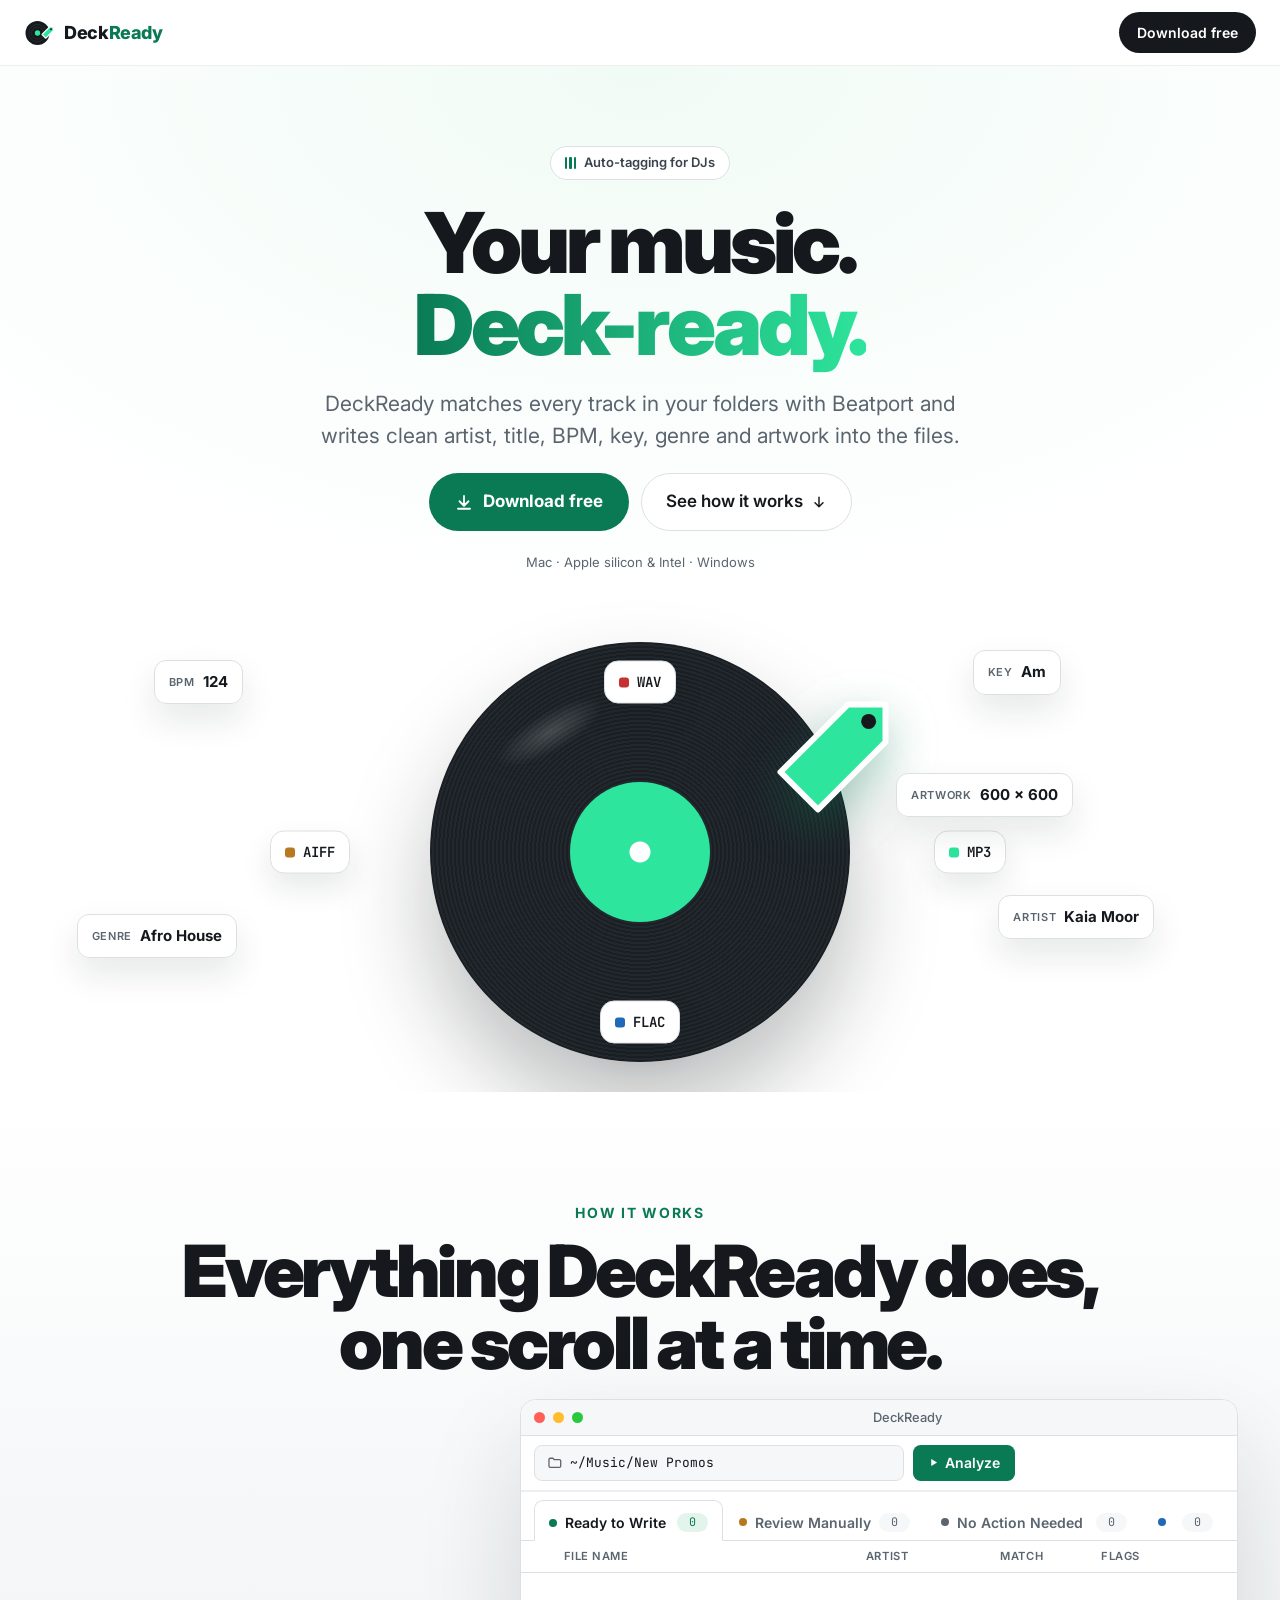
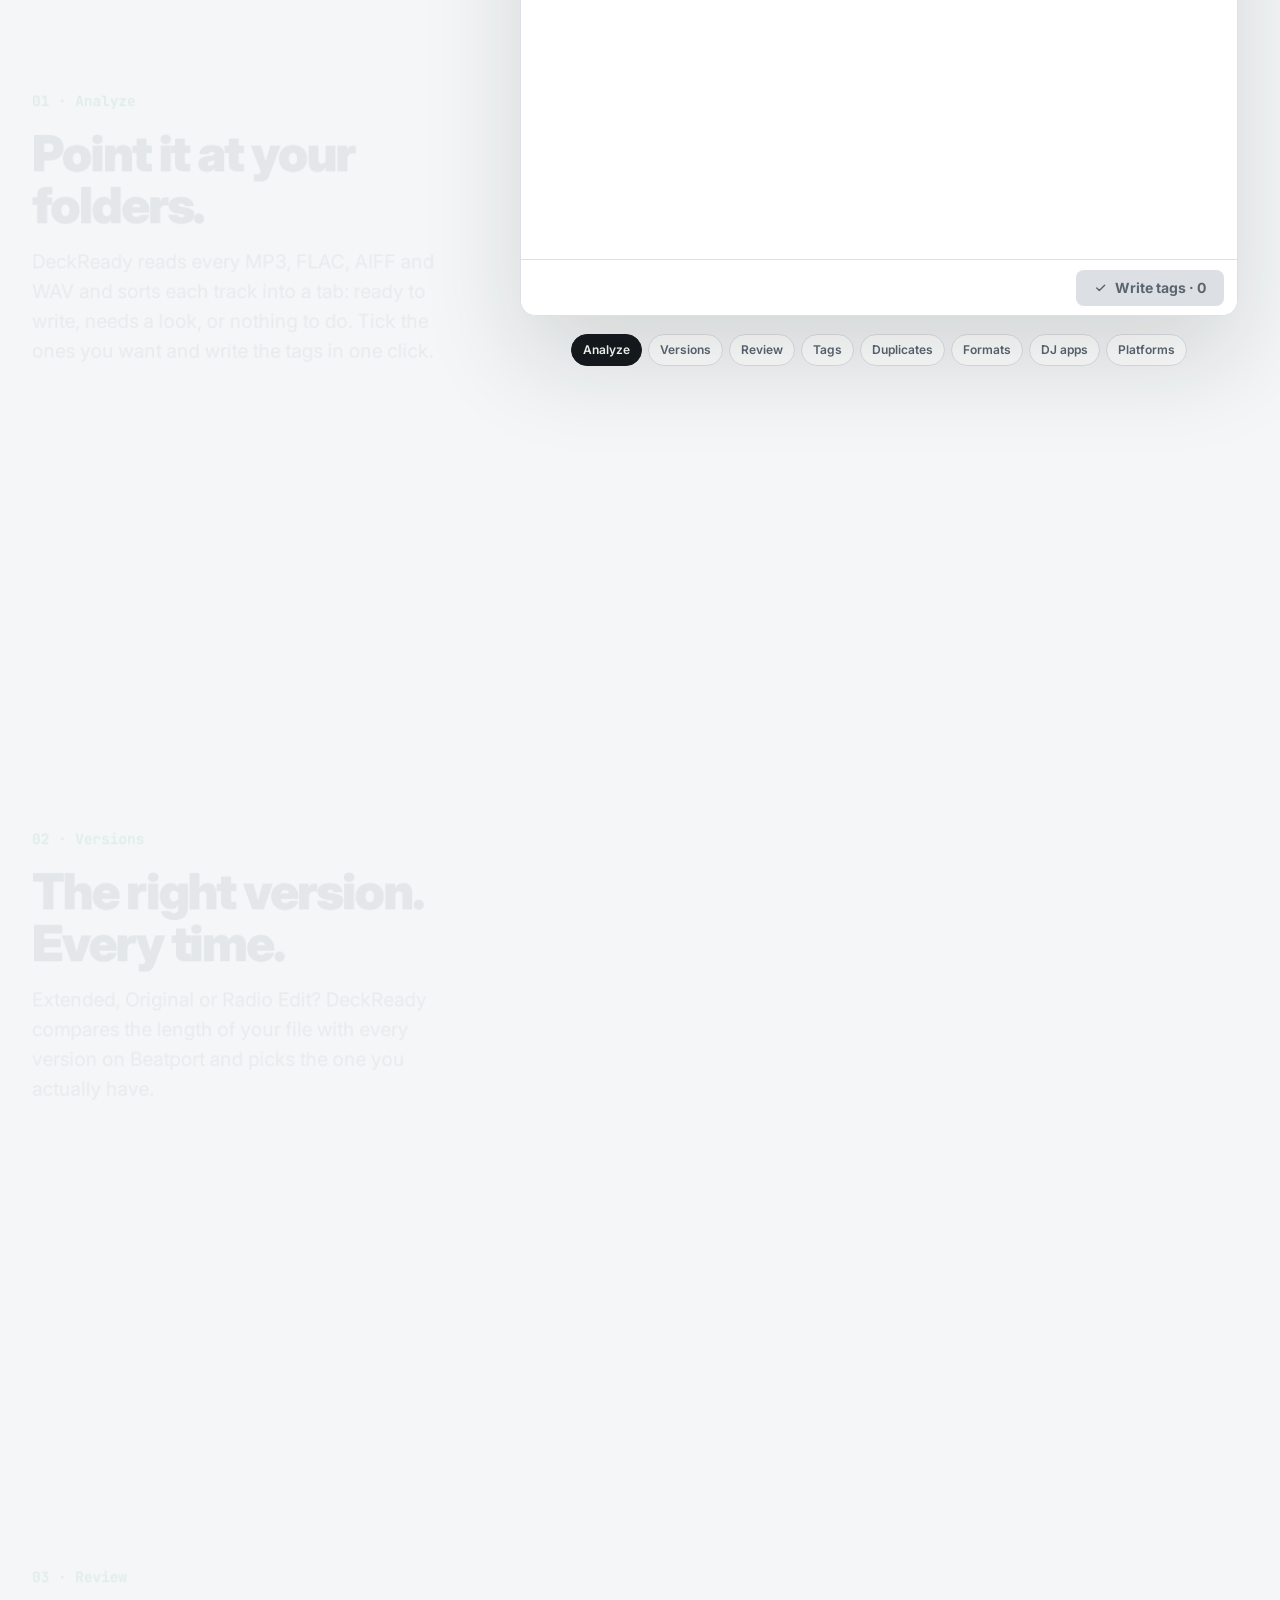
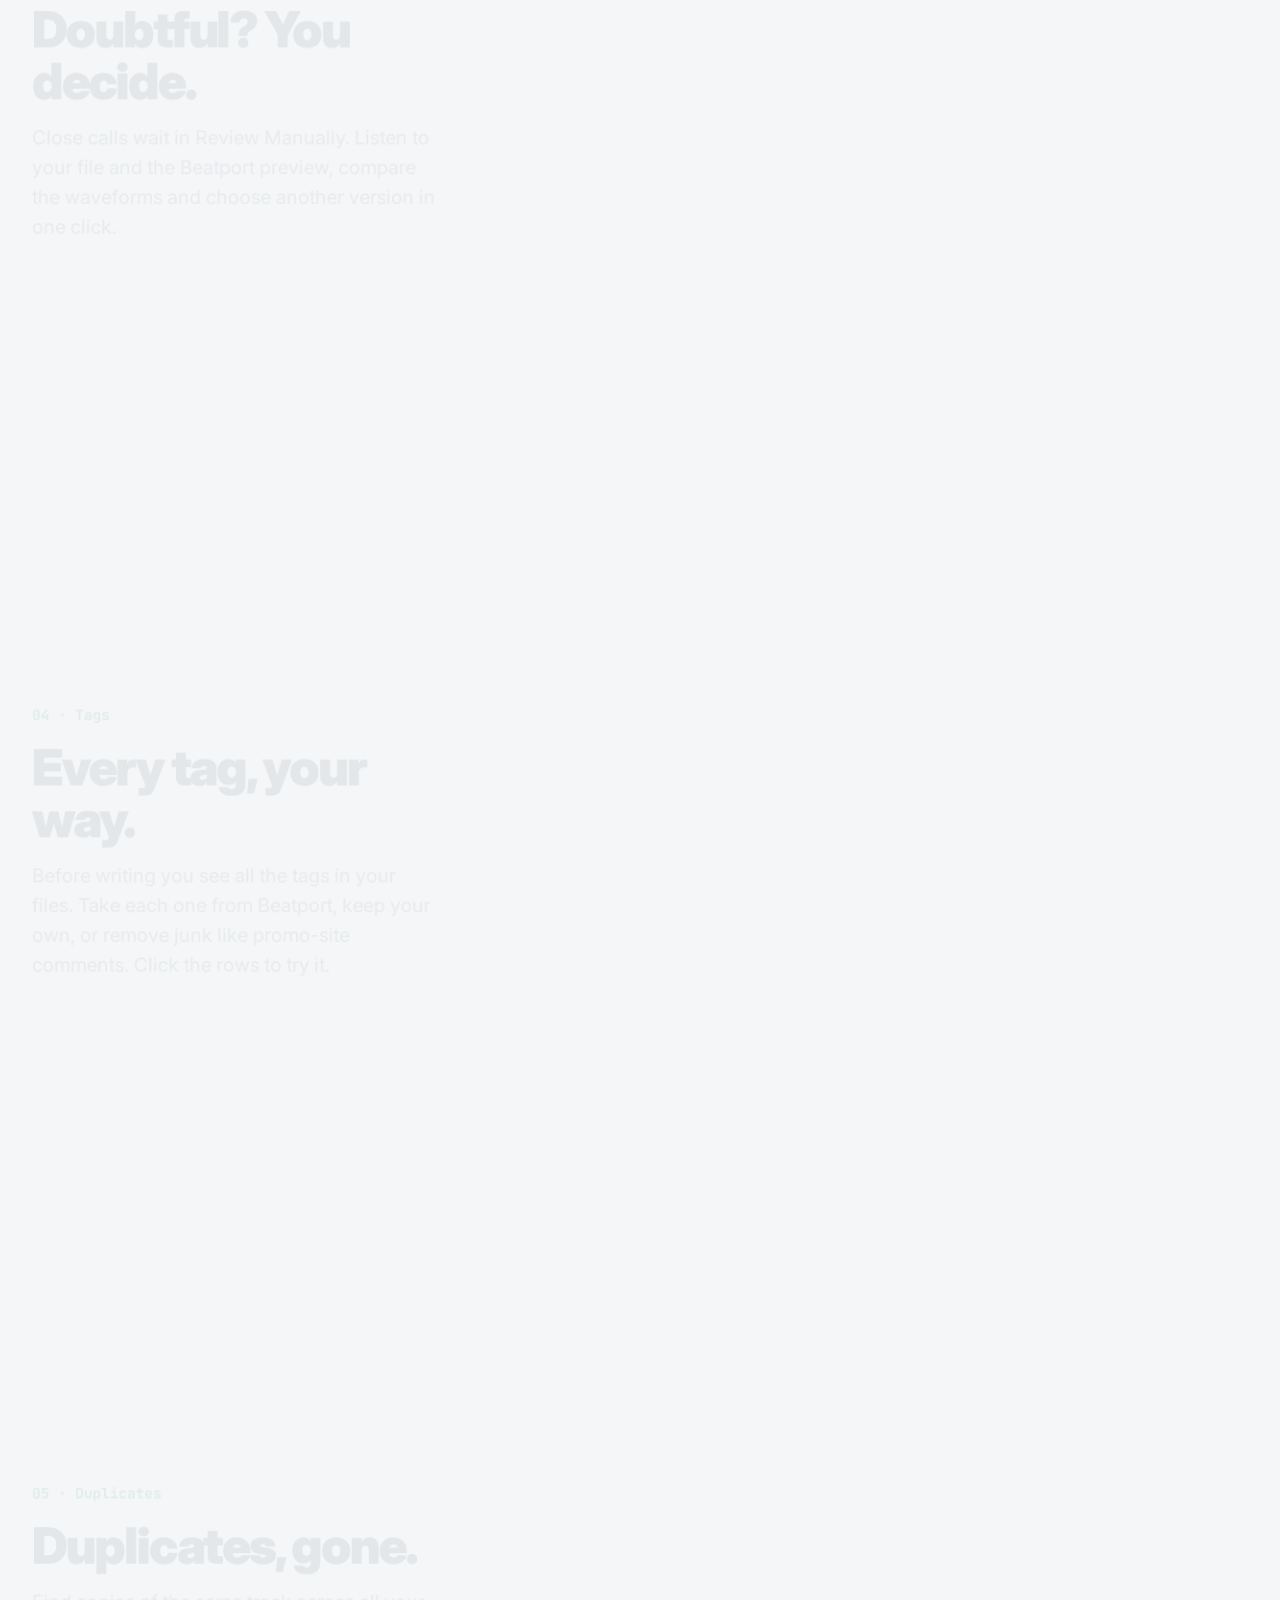
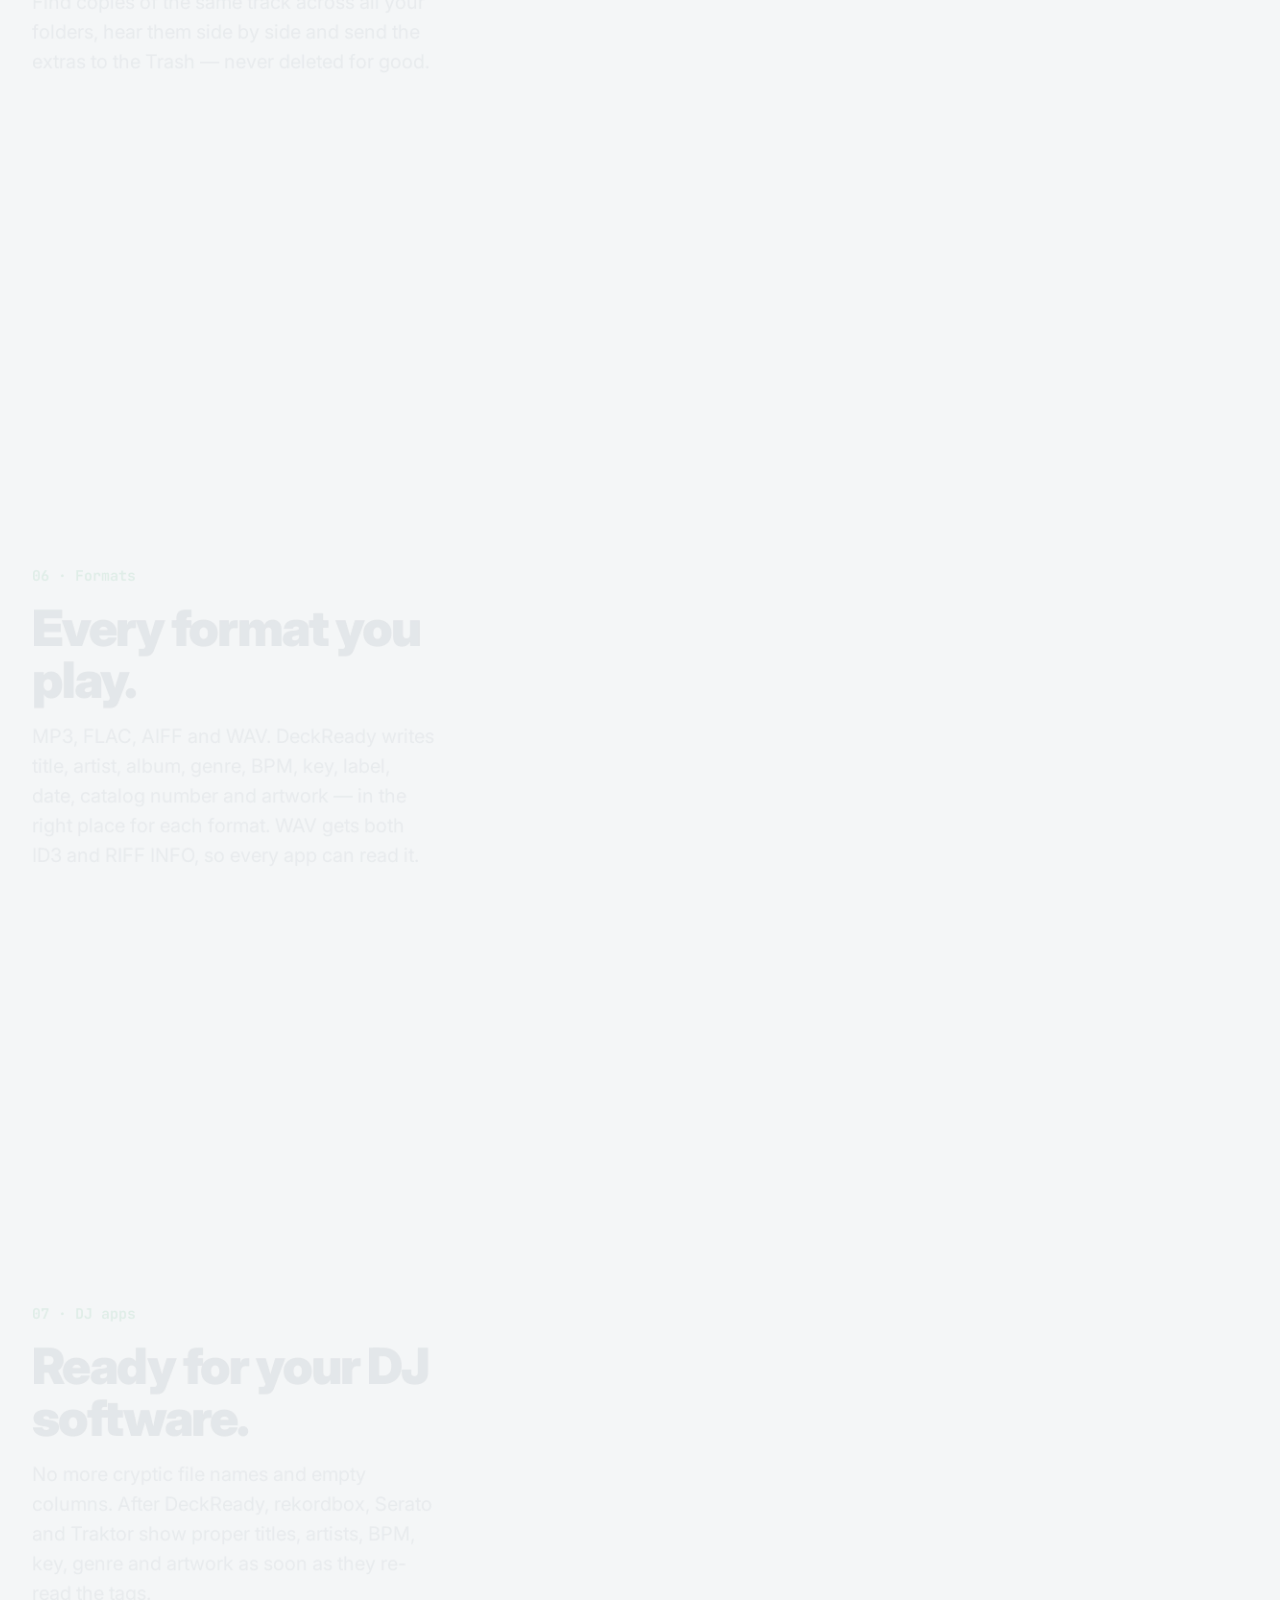
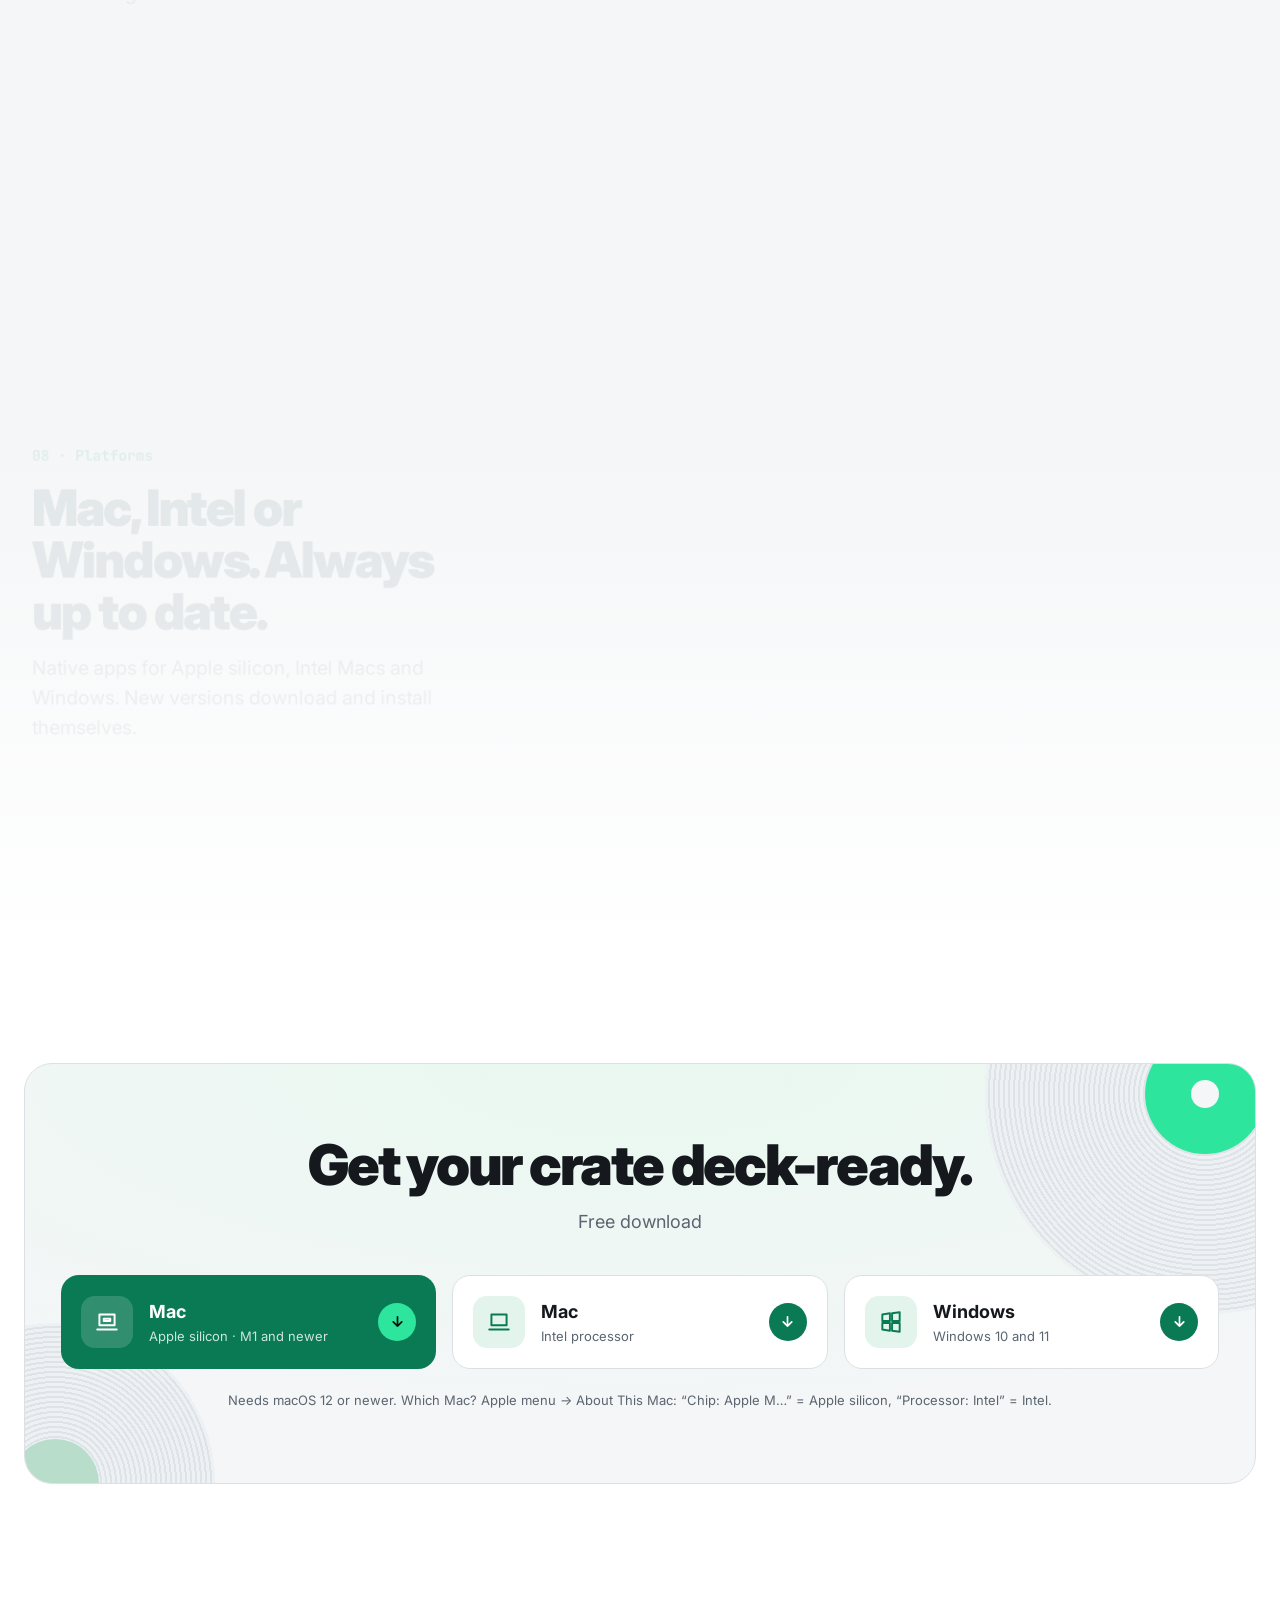
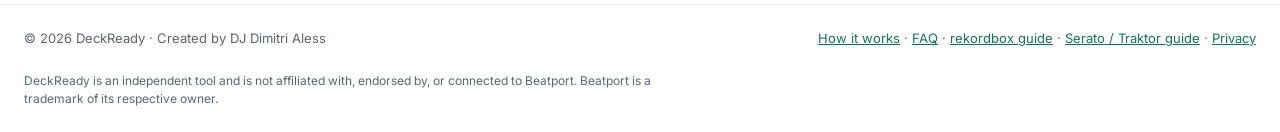
<file: index.html>
<!DOCTYPE html>
<html lang="en">
<head>
<meta charset="UTF-8">
<meta name="viewport" content="width=device-width, initial-scale=1.0">
<title>DeckReady — Auto-Tag MP3, FLAC, AIFF &amp; WAV with Beatport Metadata</title>
<meta name="description" content="DeckReady automatically matches your local MP3, FLAC, AIFF and WAV files on Beatport and writes back the correct artist, title, genre, BPM, key and artwork. Free for macOS and Windows.">
<meta name="keywords" content="mp3 tagger, audio tagger, music tagger, Beatport metadata, Beatport tags, ID3 tags, FLAC tagger, AIFF tagger, WAV tagger, DeckReady, DJ music library, auto tag music, music metadata, music tag editor, beatport mp3, dj tracks tagger, electronic music tags, BPM tagger, genre tagger, music library organizer">
<meta name="robots" content="index, follow">
<meta name="author" content="DeckReady">
<link rel="canonical" href="https://deckready.pitchclub.app/">

<!-- Open Graph -->
<meta property="og:type" content="website">
<meta property="og:url" content="https://deckready.pitchclub.app/">
<meta property="og:title" content="DeckReady — Auto-Tag Your DJ Library">
<meta property="og:description" content="Automatically match your local MP3, FLAC, AIFF and WAV files on Beatport and write back correct genre, BPM, key and artwork. Free for macOS and Windows.">
<meta property="og:site_name" content="DeckReady">
<meta property="og:image" content="https://deckready.pitchclub.app/assets/og-image.png?v=2">
<meta property="og:image:width" content="1200">
<meta property="og:image:height" content="630">
<meta property="og:image:type" content="image/png">
<meta property="og:image:alt" content="DeckReady — auto-tag your tracks with Beatport: artist, title, BPM, key, genre and artwork">
<meta name="twitter:image" content="https://deckready.pitchclub.app/assets/og-image.png?v=2">

<!-- Twitter Card -->
<meta name="twitter:card" content="summary_large_image">
<meta name="twitter:title" content="DeckReady — Auto-Tag Your DJ Library">
<meta name="twitter:description" content="Automatically match your local tracks on Beatport and write back correct genre, BPM, key and artwork. Free for macOS and Windows.">

<!-- JSON-LD Structured Data -->
<script type="application/ld+json">
{
  "@context": "https://schema.org",
  "@type": "SoftwareApplication",
  "name": "DeckReady",
  "description": "Desktop application that automatically matches local audio files (MP3, FLAC, AIFF, WAV) on Beatport and writes back correct metadata: artist, title, genre, BPM, key and artwork.",
  "url": "https://deckready.pitchclub.app/",
  "applicationCategory": "MusicApplication",
  "operatingSystem": ["macOS 12+ (Apple silicon and Intel)", "Windows"],
  "offers": {
    "@type": "Offer",
    "price": "0",
    "priceCurrency": "USD"
  },
  "featureList": [
    "Automatic Beatport metadata matching",
    "Writes tags to MP3, FLAC, AIFF and WAV files",
    "Genre, BPM, key and artwork tagging",
    "Version-aware matching (Original Mix, Extended, Remix)",
    "Batch processing of entire music libraries"
  ],
  "downloadUrl": "https://github.com/mid30084/deckready-releases/releases/latest"
}
</script>
<link rel="icon" href="/favicon.svg" type="image/svg+xml">
<link rel="icon" href="/favicon.ico" sizes="16x16 32x32 48x48">
<link rel="apple-touch-icon" href="/apple-touch-icon.png">
<link rel="preconnect" href="https://fonts.googleapis.com">
<link rel="preconnect" href="https://fonts.gstatic.com" crossorigin>
<link rel="stylesheet" href="https://fonts.googleapis.com/css2?family=Inter:wght@400;500;600;700;800;900&amp;family=JetBrains+Mono:wght@400;500;600&amp;display=swap">
<link rel="stylesheet" href="assets/site.css">
<script src="assets/site.js" defer></script>
</head>
<body>

<!-- NAV -->
<header style="position: sticky; top: 0; z-index: 20; background: rgba(255,255,255,.82); backdrop-filter: saturate(1.6) blur(14px); -webkit-backdrop-filter: saturate(1.6) blur(14px); border-bottom: 1px solid #ECEEF1">
<div style="max-width: 1240px; margin: 0 auto; padding: 12px 24px; display: flex; align-items: center; justify-content: space-between; gap: 16px">
<a href="#top" style="display: flex; align-items: center; gap: 10px; text-decoration: none; color: #15191D">
<svg width="30" height="30" viewBox="0 0 40 40" aria-hidden="true"><g class="spin" style="transform-origin: 18px 20px"><circle cx="18" cy="20" r="16" fill="#15191D"></circle><circle cx="18" cy="20" r="11.5" fill="none" stroke="#2C3238"></circle><circle cx="18" cy="20" r="8" fill="none" stroke="#2C3238"></circle><circle cx="18" cy="20" r="3.6" fill="#2EE59D"></circle></g><path d="M24 22l10-10h5v5l-10 10z" fill="#2EE59D" stroke="#FFFFFF" stroke-width="1.5" stroke-linejoin="round"></path><circle cx="36" cy="15" r="1.3" fill="#15191D"></circle></svg>
<span style="font-weight: 800; font-size: 18px; letter-spacing: -0.02em">Deck<span style="color: #0A7A55">Ready</span></span>
</a>
<a href="#download" class="btn" style="background: #15191D; color: #FFFFFF; text-decoration: none; font-weight: 600; font-size: 14px; padding: 10px 18px; border-radius: 999px">Download free</a>
</div>
</header>

<main>
<!-- HERO -->
<section id="top" style="position: relative; overflow: hidden; background: radial-gradient(120% 90% at 50% 0%, #F1FBF6 0%, #FFFFFF 60%)">
<div style="max-width: 1240px; margin: 0 auto; padding: 80px 24px 40px; text-align: center; display: flex; flex-direction: column; align-items: center; gap: 22px; position: relative; z-index: 2">
<span class="fade-up" style="display: inline-flex; align-items: center; gap: 8px; padding: 6px 14px; border-radius: 999px; background: #FFFFFF; border: 1px solid #DCE0E4; font-size: 13px; font-weight: 600; color: #3A434C">
<span style="display: flex; align-items: flex-end; gap: 2px; height: 12px"><span class="eqbar" style="width: 2.5px; height: 12px; background: #0A7A55; border-radius: 1px"></span><span class="eqbar" style="width: 2.5px; height: 12px; background: #0A7A55; border-radius: 1px; animation-delay: -.35s"></span><span class="eqbar" style="width: 2.5px; height: 12px; background: #0A7A55; border-radius: 1px; animation-delay: -.7s"></span></span>
Auto-tagging for DJs
</span>
<h1 class="h1 fade-up" style="margin: 0; font-size: 84px; line-height: .98; letter-spacing: -0.045em; font-weight: 900; max-width: 980px; animation-delay: .08s">Your music.<br><span style="background: linear-gradient(90deg, #0A7A55, #2EE59D, #0A7A55); background-size: 200% 100%; -webkit-background-clip: text; background-clip: text; color: transparent; animation: shimmer 6s linear infinite">Deck-ready.</span></h1>
<p class="fade-up" style="margin: 0; font-size: 21px; color: #5B6570; max-width: 640px; animation-delay: .16s">DeckReady matches every track in your folders with Beatport and writes clean artist, title, BPM, key, genre and artwork into the files.</p>
<div class="fade-up" style="display: flex; gap: 12px; flex-wrap: wrap; justify-content: center; animation-delay: .24s">
<a href="#download" class="btn" style="display: inline-flex; align-items: center; gap: 10px; background: #0A7A55; color: #FFFFFF; text-decoration: none; font-weight: 700; font-size: 17px; padding: 15px 26px; border-radius: 999px"><svg width="18" height="18" viewBox="0 0 24 24" fill="none" stroke="currentColor" stroke-width="2.4" stroke-linecap="round" stroke-linejoin="round" aria-hidden="true"><path d="M12 4v12M6 11l6 6 6-6M4 21h16"></path></svg>Download free</a>
<a href="#story" class="btn" style="display: inline-flex; align-items: center; gap: 8px; color: #15191D; text-decoration: none; font-weight: 600; font-size: 17px; padding: 15px 24px; border-radius: 999px; border: 1px solid #DCE0E4; background: #FFFFFF">See how it works <svg width="16" height="16" viewBox="0 0 24 24" fill="none" stroke="currentColor" stroke-width="2.2" stroke-linecap="round" stroke-linejoin="round" aria-hidden="true"><path d="M12 5v14M6 13l6 6 6-6"></path></svg></a>
</div>
<p class="fade-up" style="margin: 0; font-size: 13px; color: #5B6570; animation-delay: .3s">Mac · Apple silicon &amp; Intel · Windows</p>
</div>

<!-- hero composition: big record, orbiting formats, floating tags (mouse parallax, 3 layers) -->
<div aria-hidden="true" style="position: relative; height: 470px; margin-top: 10px">
<div id="hp1" style="position: absolute; left: 50%; top: 20px; width: 420px; height: 420px; margin-left: -210px; transform: translate(0px, 0px); transition: transform .35s cubic-bezier(.2,.8,.2,1)">
<div class="spin" style="position: absolute; inset: 0; border-radius: 50%; background: repeating-radial-gradient(circle, #1A1F24 0 2px, #22282E 2px 4px); box-shadow: 0 50px 90px rgba(21,25,29,.28)">
<div style="position: absolute; inset: 140px; border-radius: 50%; background: #2EE59D"></div>
<div style="position: absolute; inset: 158px; border-radius: 50%; background: radial-gradient(circle, #FFFFFF 0 10px, #2EE59D 11px)"></div>
<div style="position: absolute; left: 60px; top: 70px; width: 120px; height: 40px; border-radius: 50%; background: radial-gradient(closest-side, rgba(255,255,255,.18), rgba(255,255,255,0)); transform: rotate(-30deg)"></div>
</div>
<svg width="150" height="150" viewBox="0 0 40 40" style="position: absolute; right: -58px; top: 40px; filter: drop-shadow(0 18px 24px rgba(10,122,85,.35))"><path d="M6 24L24 6h10v10L16 34z" fill="#2EE59D" stroke="#FFFFFF" stroke-width="1.6" stroke-linejoin="round"></path><circle cx="29.5" cy="10.5" r="2" fill="#15191D"></circle></svg>
</div>
<div id="hp2" style="position: absolute; left: 50%; top: 230px; width: 0; height: 0; transform: translate(0px, 0px); transition: transform .45s cubic-bezier(.2,.8,.2,1)">
<div style="position: absolute; left: -330px; top: -170px; width: 660px; height: 340px; animation: orbit 26s linear infinite">
<span style="position: absolute; left: 100.0%; top: 50.0%; transform: translate(-50%, -50%);"><span style="display: inline-block; animation: counterOrbit 26s linear infinite"><span class="tile" style="display: inline-flex; align-items: center; gap: 8px; padding: 10px 14px; border-radius: 14px; background: #FFFFFF; border: 1px solid #DCE0E4; box-shadow: 0 14px 30px rgba(21,25,29,.10); font-family: 'JetBrains Mono', monospace; font-weight: 600; font-size: 14px"><span style="width: 10px; height: 10px; border-radius: 3px; background: #2EE59D"></span>MP3</span></span></span>
<span style="position: absolute; left: 50.0%; top: 100.0%; transform: translate(-50%, -50%);"><span style="display: inline-block; animation: counterOrbit 26s linear infinite"><span class="tile" style="display: inline-flex; align-items: center; gap: 8px; padding: 10px 14px; border-radius: 14px; background: #FFFFFF; border: 1px solid #DCE0E4; box-shadow: 0 14px 30px rgba(21,25,29,.10); font-family: 'JetBrains Mono', monospace; font-weight: 600; font-size: 14px"><span style="width: 10px; height: 10px; border-radius: 3px; background: #2068B8"></span>FLAC</span></span></span>
<span style="position: absolute; left: 0.0%; top: 50.0%; transform: translate(-50%, -50%);"><span style="display: inline-block; animation: counterOrbit 26s linear infinite"><span class="tile" style="display: inline-flex; align-items: center; gap: 8px; padding: 10px 14px; border-radius: 14px; background: #FFFFFF; border: 1px solid #DCE0E4; box-shadow: 0 14px 30px rgba(21,25,29,.10); font-family: 'JetBrains Mono', monospace; font-weight: 600; font-size: 14px"><span style="width: 10px; height: 10px; border-radius: 3px; background: #B7791F"></span>AIFF</span></span></span>
<span style="position: absolute; left: 50.0%; top: 0.0%; transform: translate(-50%, -50%);"><span style="display: inline-block; animation: counterOrbit 26s linear infinite"><span class="tile" style="display: inline-flex; align-items: center; gap: 8px; padding: 10px 14px; border-radius: 14px; background: #FFFFFF; border: 1px solid #DCE0E4; box-shadow: 0 14px 30px rgba(21,25,29,.10); font-family: 'JetBrains Mono', monospace; font-weight: 600; font-size: 14px"><span style="width: 10px; height: 10px; border-radius: 3px; background: #C53030"></span>WAV</span></span></span>
</div>
</div>
<div id="hp3" style="position: absolute; inset: 0; transform: translate(0px, 0px); transition: transform .55s cubic-bezier(.2,.8,.2,1)">
<span class="float" style="position: absolute; left: 12%; top: 8%; display: inline-flex; align-items: center; gap: 8px; padding: 10px 14px; border-radius: 12px; background: rgba(255,255,255,.92); border: 1px solid #DCE0E4; box-shadow: 0 16px 34px rgba(21,25,29,.10); font-size: 15px; animation-delay: 0s"><span style="font-size: 11px; font-weight: 600; letter-spacing: .06em; text-transform: uppercase; color: #5B6570">BPM</span><b style="font-weight: 700">124</b></span>
<span class="float" style="position: absolute; left: 76%; top: 6%; display: inline-flex; align-items: center; gap: 8px; padding: 10px 14px; border-radius: 12px; background: rgba(255,255,255,.92); border: 1px solid #DCE0E4; box-shadow: 0 16px 34px rgba(21,25,29,.10); font-size: 15px; animation-delay: -1.5s"><span style="font-size: 11px; font-weight: 600; letter-spacing: .06em; text-transform: uppercase; color: #5B6570">Key</span><b style="font-weight: 700">Am</b></span>
<span class="float" style="position: absolute; left: 6%; top: 62%; display: inline-flex; align-items: center; gap: 8px; padding: 10px 14px; border-radius: 12px; background: rgba(255,255,255,.92); border: 1px solid #DCE0E4; box-shadow: 0 16px 34px rgba(21,25,29,.10); font-size: 15px; animation-delay: -3s"><span style="font-size: 11px; font-weight: 600; letter-spacing: .06em; text-transform: uppercase; color: #5B6570">Genre</span><b style="font-weight: 700">Afro House</b></span>
<span class="float" style="position: absolute; left: 78%; top: 58%; display: inline-flex; align-items: center; gap: 8px; padding: 10px 14px; border-radius: 12px; background: rgba(255,255,255,.92); border: 1px solid #DCE0E4; box-shadow: 0 16px 34px rgba(21,25,29,.10); font-size: 15px; animation-delay: -4.5s"><span style="font-size: 11px; font-weight: 600; letter-spacing: .06em; text-transform: uppercase; color: #5B6570">Artist</span><b style="font-weight: 700">Kaia Moor</b></span>
<span class="float" style="position: absolute; left: 70%; top: 32%; display: inline-flex; align-items: center; gap: 8px; padding: 10px 14px; border-radius: 12px; background: rgba(255,255,255,.92); border: 1px solid #DCE0E4; box-shadow: 0 16px 34px rgba(21,25,29,.10); font-size: 15px; animation-delay: -5s"><span style="font-size: 11px; font-weight: 600; letter-spacing: .06em; text-transform: uppercase; color: #5B6570">Artwork</span><b style="font-weight: 700">600 × 600</b></span>
</div>
</div>
</section>

<!-- STORY: sticky app window + chapters -->
<section id="story" style="position: relative; background: linear-gradient(180deg, #FFFFFF 0%, #F4F6F7 8%, #F4F6F7 92%, #FFFFFF 100%)">
<div class="story-wrap" style="max-width: 1440px; margin: 0 auto; padding: 60px 32px 40px">
<div style="text-align: center; display: flex; flex-direction: column; gap: 12px; align-items: center; padding: 50px 0 20px">
<span style="font-size: 14px; font-weight: 700; letter-spacing: .12em; text-transform: uppercase; color: #0A7A55">How it works</span>
<h2 class="story-h2" style="margin: 0; font-size: 72px; letter-spacing: -0.045em; line-height: 1; font-weight: 900; max-width: 1000px">Everything DeckReady does, one scroll at a time.</h2>
</div>
<div class="story" style="display: grid; grid-template-columns: minmax(0, 4fr) minmax(0, 7fr); gap: 56px; align-items: start">

<!-- chapters -->
<div>
<div class="chap-wrap" style="min-height: 82vh; display: flex; flex-direction: column; justify-content: center">
<div class="chap" style="display: flex; flex-direction: column; gap: 16px; padding: 20px 0">
<span class="chap-n" style="font-family: 'JetBrains Mono', monospace; font-size: 15px; font-weight: 600; color: #0A7A55">01 · Analyze</span>
<h3 style="margin: 0; font-size: 52px; line-height: 1.04; letter-spacing: -0.04em; font-weight: 900; color: #15191D">Point it at your folders.</h3>
<p style="margin: 0; font-size: 20px; line-height: 1.55; color: #5B6570; max-width: 480px">DeckReady reads every MP3, FLAC, AIFF and WAV and sorts each track into a tab: ready to write, needs a look, or nothing to do. Tick the ones you want and write the tags in one click.</p>
</div>
</div>
<div class="chap-wrap" style="min-height: 82vh; display: flex; flex-direction: column; justify-content: center">
<div class="chap" style="display: flex; flex-direction: column; gap: 16px; padding: 20px 0">
<span class="chap-n" style="font-family: 'JetBrains Mono', monospace; font-size: 15px; font-weight: 600; color: #0A7A55">02 · Versions</span>
<h3 style="margin: 0; font-size: 52px; line-height: 1.04; letter-spacing: -0.04em; font-weight: 900; color: #15191D">The right version. Every time.</h3>
<p style="margin: 0; font-size: 20px; line-height: 1.55; color: #5B6570; max-width: 480px">Extended, Original or Radio Edit? DeckReady compares the length of your file with every version on Beatport and picks the one you actually have.</p>
</div>
</div>
<div class="chap-wrap" style="min-height: 82vh; display: flex; flex-direction: column; justify-content: center">
<div class="chap" style="display: flex; flex-direction: column; gap: 16px; padding: 20px 0">
<span class="chap-n" style="font-family: 'JetBrains Mono', monospace; font-size: 15px; font-weight: 600; color: #0A7A55">03 · Review</span>
<h3 style="margin: 0; font-size: 52px; line-height: 1.04; letter-spacing: -0.04em; font-weight: 900; color: #15191D">Doubtful? You decide.</h3>
<p style="margin: 0; font-size: 20px; line-height: 1.55; color: #5B6570; max-width: 480px">Close calls wait in Review Manually. Listen to your file and the Beatport preview, compare the waveforms and choose another version in one click.</p>
</div>
</div>
<div class="chap-wrap" style="min-height: 82vh; display: flex; flex-direction: column; justify-content: center">
<div class="chap" style="display: flex; flex-direction: column; gap: 16px; padding: 20px 0">
<span class="chap-n" style="font-family: 'JetBrains Mono', monospace; font-size: 15px; font-weight: 600; color: #0A7A55">04 · Tags</span>
<h3 style="margin: 0; font-size: 52px; line-height: 1.04; letter-spacing: -0.04em; font-weight: 900; color: #15191D">Every tag, your way.</h3>
<p style="margin: 0; font-size: 20px; line-height: 1.55; color: #5B6570; max-width: 480px">Before writing you see all the tags in your files. Take each one from Beatport, keep your own, or remove junk like promo-site comments. Click the rows to try it.</p>
</div>
</div>
<div class="chap-wrap" style="min-height: 82vh; display: flex; flex-direction: column; justify-content: center">
<div class="chap" style="display: flex; flex-direction: column; gap: 16px; padding: 20px 0">
<span class="chap-n" style="font-family: 'JetBrains Mono', monospace; font-size: 15px; font-weight: 600; color: #0A7A55">05 · Duplicates</span>
<h3 style="margin: 0; font-size: 52px; line-height: 1.04; letter-spacing: -0.04em; font-weight: 900; color: #15191D">Duplicates, gone.</h3>
<p style="margin: 0; font-size: 20px; line-height: 1.55; color: #5B6570; max-width: 480px">Find copies of the same track across all your folders, hear them side by side and send the extras to the Trash — never deleted for good.</p>
</div>
</div>
<div class="chap-wrap" style="min-height: 82vh; display: flex; flex-direction: column; justify-content: center">
<div class="chap" style="display: flex; flex-direction: column; gap: 16px; padding: 20px 0">
<span class="chap-n" style="font-family: 'JetBrains Mono', monospace; font-size: 15px; font-weight: 600; color: #0A7A55">06 · Formats</span>
<h3 style="margin: 0; font-size: 52px; line-height: 1.04; letter-spacing: -0.04em; font-weight: 900; color: #15191D">Every format you play.</h3>
<p style="margin: 0; font-size: 20px; line-height: 1.55; color: #5B6570; max-width: 480px">MP3, FLAC, AIFF and WAV. DeckReady writes title, artist, album, genre, BPM, key, label, date, catalog number and artwork — in the right place for each format. WAV gets both ID3 and RIFF INFO, so every app can read it.</p>
</div>
</div>
<div class="chap-wrap" style="min-height: 82vh; display: flex; flex-direction: column; justify-content: center">
<div class="chap" style="display: flex; flex-direction: column; gap: 16px; padding: 20px 0">
<span class="chap-n" style="font-family: 'JetBrains Mono', monospace; font-size: 15px; font-weight: 600; color: #0A7A55">07 · DJ apps</span>
<h3 style="margin: 0; font-size: 52px; line-height: 1.04; letter-spacing: -0.04em; font-weight: 900; color: #15191D">Ready for your DJ software.</h3>
<p style="margin: 0; font-size: 20px; line-height: 1.55; color: #5B6570; max-width: 480px">No more cryptic file names and empty columns. After DeckReady, rekordbox, Serato and Traktor show proper titles, artists, BPM, key, genre and artwork as soon as they re-read the tags.</p>
</div>
</div>
<div class="chap-wrap" style="min-height: 82vh; display: flex; flex-direction: column; justify-content: center">
<div class="chap" style="display: flex; flex-direction: column; gap: 16px; padding: 20px 0">
<span class="chap-n" style="font-family: 'JetBrains Mono', monospace; font-size: 15px; font-weight: 600; color: #0A7A55">08 · Platforms</span>
<h3 style="margin: 0; font-size: 52px; line-height: 1.04; letter-spacing: -0.04em; font-weight: 900; color: #15191D">Mac, Intel or Windows. Always up to date.</h3>
<p style="margin: 0; font-size: 20px; line-height: 1.55; color: #5B6570; max-width: 480px">Native apps for Apple silicon, Intel Macs and Windows. New versions download and install themselves.</p>
</div>
</div>
</div>

<!-- sticky window -->
<div class="sticky-col" style="position: sticky; top: 84px">
<div style="display: flex; flex-direction: column; align-items: center; gap: 18px">
<div class="stage" id="stage" style="position: relative; width: 640px; height: 460px; border-radius: 14px; border: 1px solid #DCE0E4; background: #FFFFFF; box-shadow: 0 40px 90px rgba(21,25,29,.14); overflow: hidden; font-size: 12.5px">
<div style="height: 32px; box-sizing: border-box; display: flex; align-items: center; gap: 7px; padding: 0 12px; background: #F6F7F8; border-bottom: 1px solid #DCE0E4">
<span style="width: 10px; height: 10px; border-radius: 50%; background: #FF5F57"></span><span style="width: 10px; height: 10px; border-radius: 50%; background: #FEBC2E"></span><span style="width: 10px; height: 10px; border-radius: 50%; background: #28C840"></span>
<span id="win-title" style="margin: 0 auto; font-size: 11.5px; color: #5B6570; font-weight: 500">DeckReady</span>
</div>
<span id="st-recs" style="display: contents"></span><span id="st-notes" style="display: contents"></span><span id="st-badge" style="display: contents"></span>
</div>

<!-- chapter buttons -->
<nav aria-label="Chapters" class="side-nav" style="display: flex; gap: 6px; flex-wrap: wrap; justify-content: center">
<button type="button" class="navdot on" data-go="0">Analyze</button>
<button type="button" class="navdot" data-go="1">Versions</button>
<button type="button" class="navdot" data-go="2">Review</button>
<button type="button" class="navdot" data-go="3">Tags</button>
<button type="button" class="navdot" data-go="4">Duplicates</button>
<button type="button" class="navdot" data-go="5">Formats</button>
<button type="button" class="navdot" data-go="6">DJ apps</button>
<button type="button" class="navdot" data-go="7">Platforms</button>
</nav>
</div>
</div>
</div>
</div>
</section>

<!-- DOWNLOAD -->
<section id="download" style="max-width: 1240px; margin: 0 auto; padding: 120px 24px 120px">
<div class="dl-box" style="position: relative; border-radius: 28px; background: radial-gradient(120% 120% at 50% 0%, #E9F8F0 0%, #F4F6F7 70%); border: 1px solid #DCE0E4; padding: 72px 36px; overflow: hidden">
<div aria-hidden="true" class="spin-slow" style="position: absolute; right: -170px; top: -190px; width: 440px; height: 440px; border-radius: 50%; background: repeating-radial-gradient(circle, #DDE3E7 0 2px, #EEF1F3 2px 5px)"><span style="position: absolute; inset: 160px; border-radius: 50%; background: #2EE59D"></span><span style="position: absolute; inset: 206px; border-radius: 50%; background: #F4F6F7"></span></div>
<div aria-hidden="true" class="spin-slow" style="position: absolute; left: -130px; bottom: -160px; width: 320px; height: 320px; border-radius: 50%; background: repeating-radial-gradient(circle, #DDE3E7 0 2px, #EEF1F3 2px 5px); animation-direction: reverse"><span style="position: absolute; inset: 116px; border-radius: 50%; background: #B9DDCB"></span></div>
<div style="position: relative; display: flex; flex-direction: column; gap: 14px; align-items: center; text-align: center">
<h2 class="dl-h2" style="margin: 0; font-size: 56px; letter-spacing: -0.04em; line-height: 1.04; font-weight: 900">Get your crate deck-ready.</h2>
<p style="margin: 0; color: #5B6570; font-size: 18px">Free download<span id="dl-ver" hidden> · version <span id="dl-version"></span></span></p>
</div>
<div class="three-col" style="position: relative; display: grid; grid-template-columns: repeat(3, minmax(0, 1fr)); gap: 16px; margin-top: 40px">
<a href="https://github.com/mid30084/deckready-releases/releases/latest/download/DeckReady-mac.dmg" class="dl-card" style="display: flex; align-items: center; gap: 16px; padding: 20px; border-radius: 18px; text-decoration: none; background: #0A7A55; color: #FFFFFF;">
<span class="dl-icon" style="width: 52px; height: 52px; border-radius: 14px; background: rgba(255,255,255,.16); color: #FFFFFF; display: flex; align-items: center; justify-content: center; flex: none"><svg width="26" height="26" viewBox="0 0 24 24" fill="none" stroke="currentColor" stroke-width="1.8" stroke-linecap="round" stroke-linejoin="round" aria-hidden="true"><path d="M5 5h14v10H5zM3 19h18M9 9h6v2H9z"></path></svg></span>
<span style="display: flex; flex-direction: column; gap: 2px"><b style="font-size: 18px; font-weight: 700">Mac</b><span style="font-size: 13px; color: rgba(255,255,255,.8)">Apple silicon · M1 and newer</span></span>
<span class="dl-arrow" style="margin-left: auto; width: 38px; height: 38px; border-radius: 50%; background: #2EE59D; color: #04140D; display: flex; align-items: center; justify-content: center; flex: none"><svg width="17" height="17" viewBox="0 0 24 24" fill="none" stroke="currentColor" stroke-width="2.4" stroke-linecap="round" stroke-linejoin="round" aria-hidden="true"><path d="M12 4v13M6 11l6 6 6-6"></path></svg></span>
</a>
<a href="https://github.com/mid30084/deckready-releases/releases/latest/download/DeckReady-mac-intel.dmg" class="dl-card" style="display: flex; align-items: center; gap: 16px; padding: 20px; border-radius: 18px; text-decoration: none; background: #FFFFFF; color: #15191D; border: 1px solid #DCE0E4;">
<span class="dl-icon" style="width: 52px; height: 52px; border-radius: 14px; background: #E3F4EC; color: #0A7A55; display: flex; align-items: center; justify-content: center; flex: none"><svg width="26" height="26" viewBox="0 0 24 24" fill="none" stroke="currentColor" stroke-width="1.8" stroke-linecap="round" stroke-linejoin="round" aria-hidden="true"><path d="M5 5h14v10H5zM3 19h18"></path></svg></span>
<span style="display: flex; flex-direction: column; gap: 2px"><b style="font-size: 18px; font-weight: 700">Mac</b><span style="font-size: 13px; color: #5B6570">Intel processor</span></span>
<span class="dl-arrow" style="margin-left: auto; width: 38px; height: 38px; border-radius: 50%; background: #0A7A55; color: #FFFFFF; display: flex; align-items: center; justify-content: center; flex: none"><svg width="17" height="17" viewBox="0 0 24 24" fill="none" stroke="currentColor" stroke-width="2.4" stroke-linecap="round" stroke-linejoin="round" aria-hidden="true"><path d="M12 4v13M6 11l6 6 6-6"></path></svg></span>
</a>
<a href="https://github.com/mid30084/deckready-releases/releases/latest/download/DeckReady-Setup.exe" class="dl-card" style="display: flex; align-items: center; gap: 16px; padding: 20px; border-radius: 18px; text-decoration: none; background: #FFFFFF; color: #15191D; border: 1px solid #DCE0E4;">
<span class="dl-icon" style="width: 52px; height: 52px; border-radius: 14px; background: #E3F4EC; color: #0A7A55; display: flex; align-items: center; justify-content: center; flex: none"><svg width="26" height="26" viewBox="0 0 24 24" fill="none" stroke="currentColor" stroke-width="1.8" stroke-linecap="round" stroke-linejoin="round" aria-hidden="true"><path d="M4 5l7-1v7H4zM13 4l7-1v8h-7zM4 13h7v7l-7-1zM13 13h7v8l-7-1z"></path></svg></span>
<span style="display: flex; flex-direction: column; gap: 2px"><b style="font-size: 18px; font-weight: 700">Windows</b><span style="font-size: 13px; color: #5B6570">Windows 10 and 11</span></span>
<span class="dl-arrow" style="margin-left: auto; width: 38px; height: 38px; border-radius: 50%; background: #0A7A55; color: #FFFFFF; display: flex; align-items: center; justify-content: center; flex: none"><svg width="17" height="17" viewBox="0 0 24 24" fill="none" stroke="currentColor" stroke-width="2.4" stroke-linecap="round" stroke-linejoin="round" aria-hidden="true"><path d="M12 4v13M6 11l6 6 6-6"></path></svg></span>
</a>
</div>
<p style="position: relative; margin: 22px 0 0; text-align: center; font-size: 13px; color: #5B6570">Needs macOS 12 or newer. Which Mac? Apple menu → About This Mac: “Chip: Apple M…” = Apple silicon, “Processor: Intel” = Intel.</p>
</div>
</section>
</main>

<footer style="border-top: 1px solid #ECEEF1">
<div style="max-width: 1240px; margin: 0 auto; padding: 24px; display: flex; justify-content: space-between; gap: 16px; flex-wrap: wrap; font-size: 13px; color: #5B6570"><span>© 2026 DeckReady · Created by DJ Dimitri Aless</span><span><a href="/how-it-works/">How it works</a> · <a href="/faq/">FAQ</a> · <a href="/rekordbox/">rekordbox guide</a> · <a href="/serato-traktor/">Serato / Traktor guide</a> · <a href="/privacy/">Privacy</a></span></div>
<div style="max-width: 1240px; margin: 0 auto; padding: 0 24px 24px; font-size: 12px; line-height: 1.5; color: #5B6570"><p style="margin: 0; max-width: 640px">DeckReady is an independent tool and is not affiliated with, endorsed by, or connected to Beatport. Beatport is a trademark of its respective owner.</p></div>
</footer>

</body>
</html>
</file>
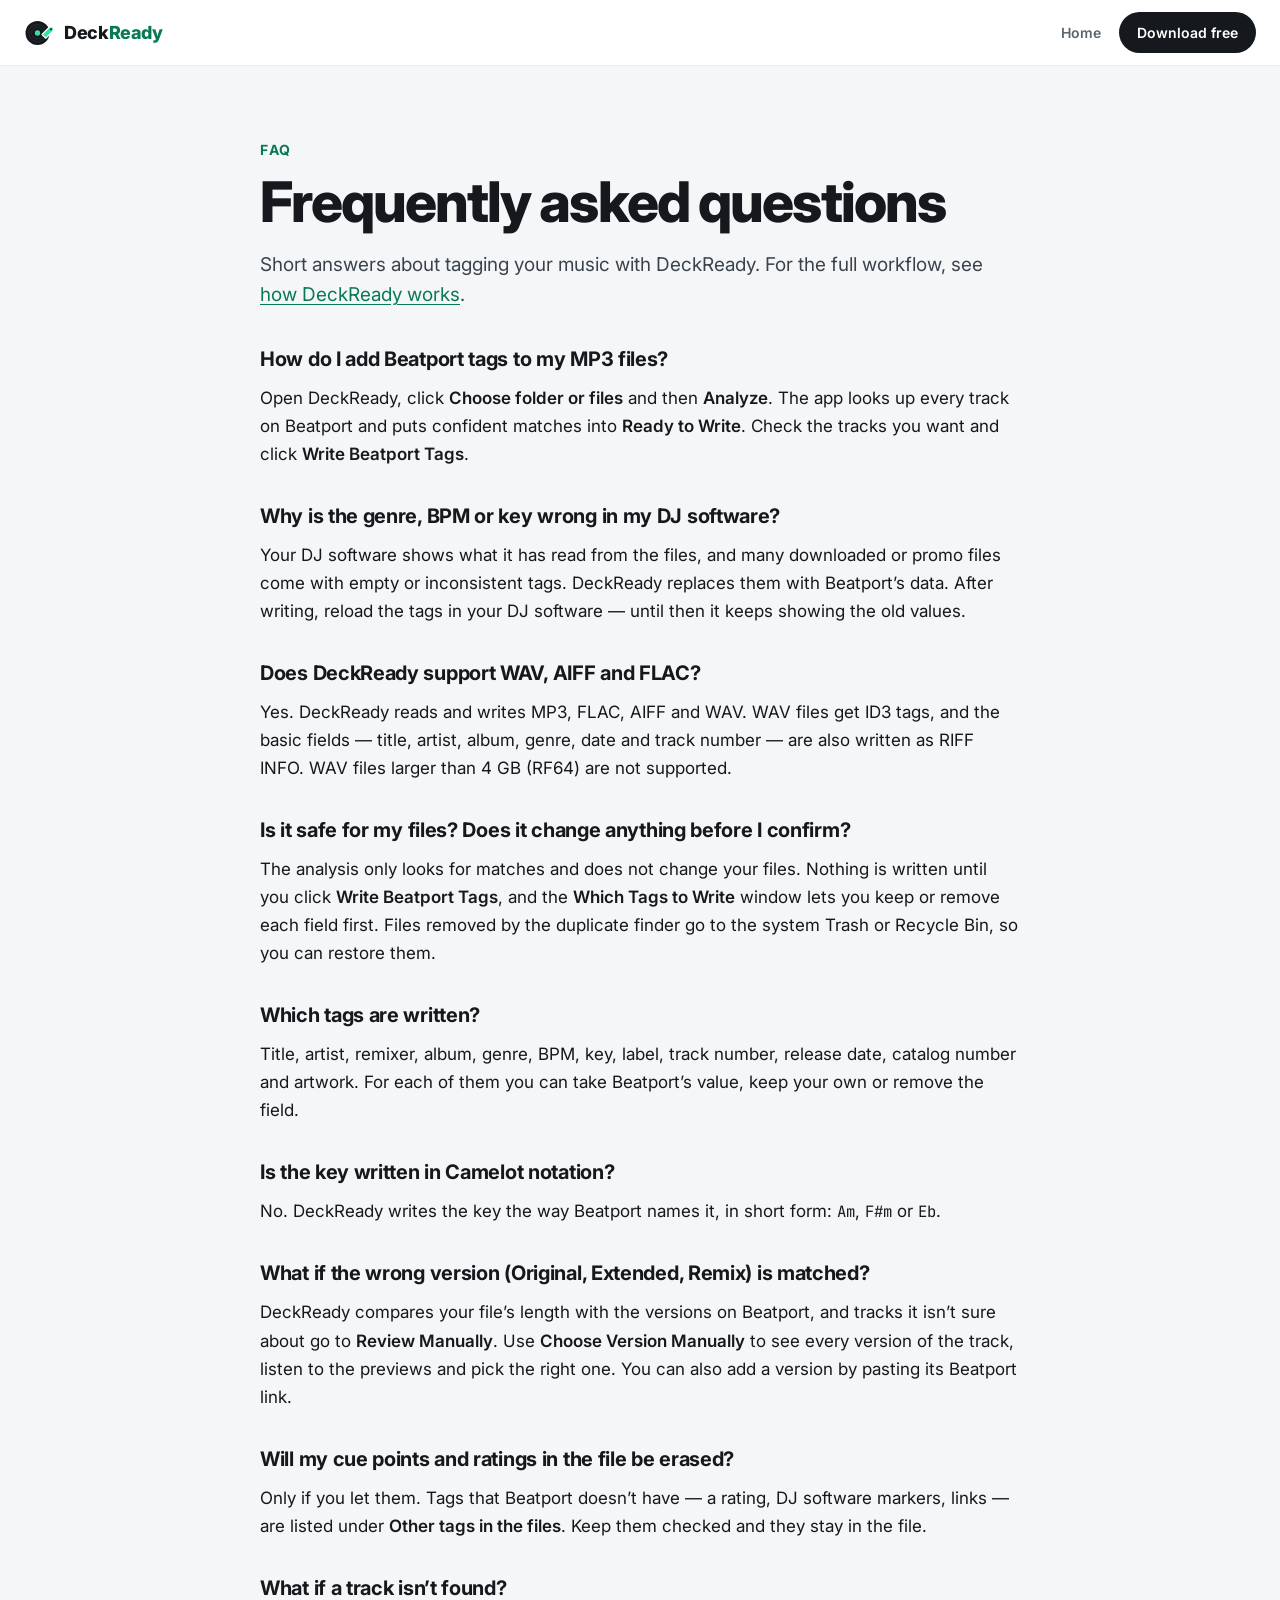
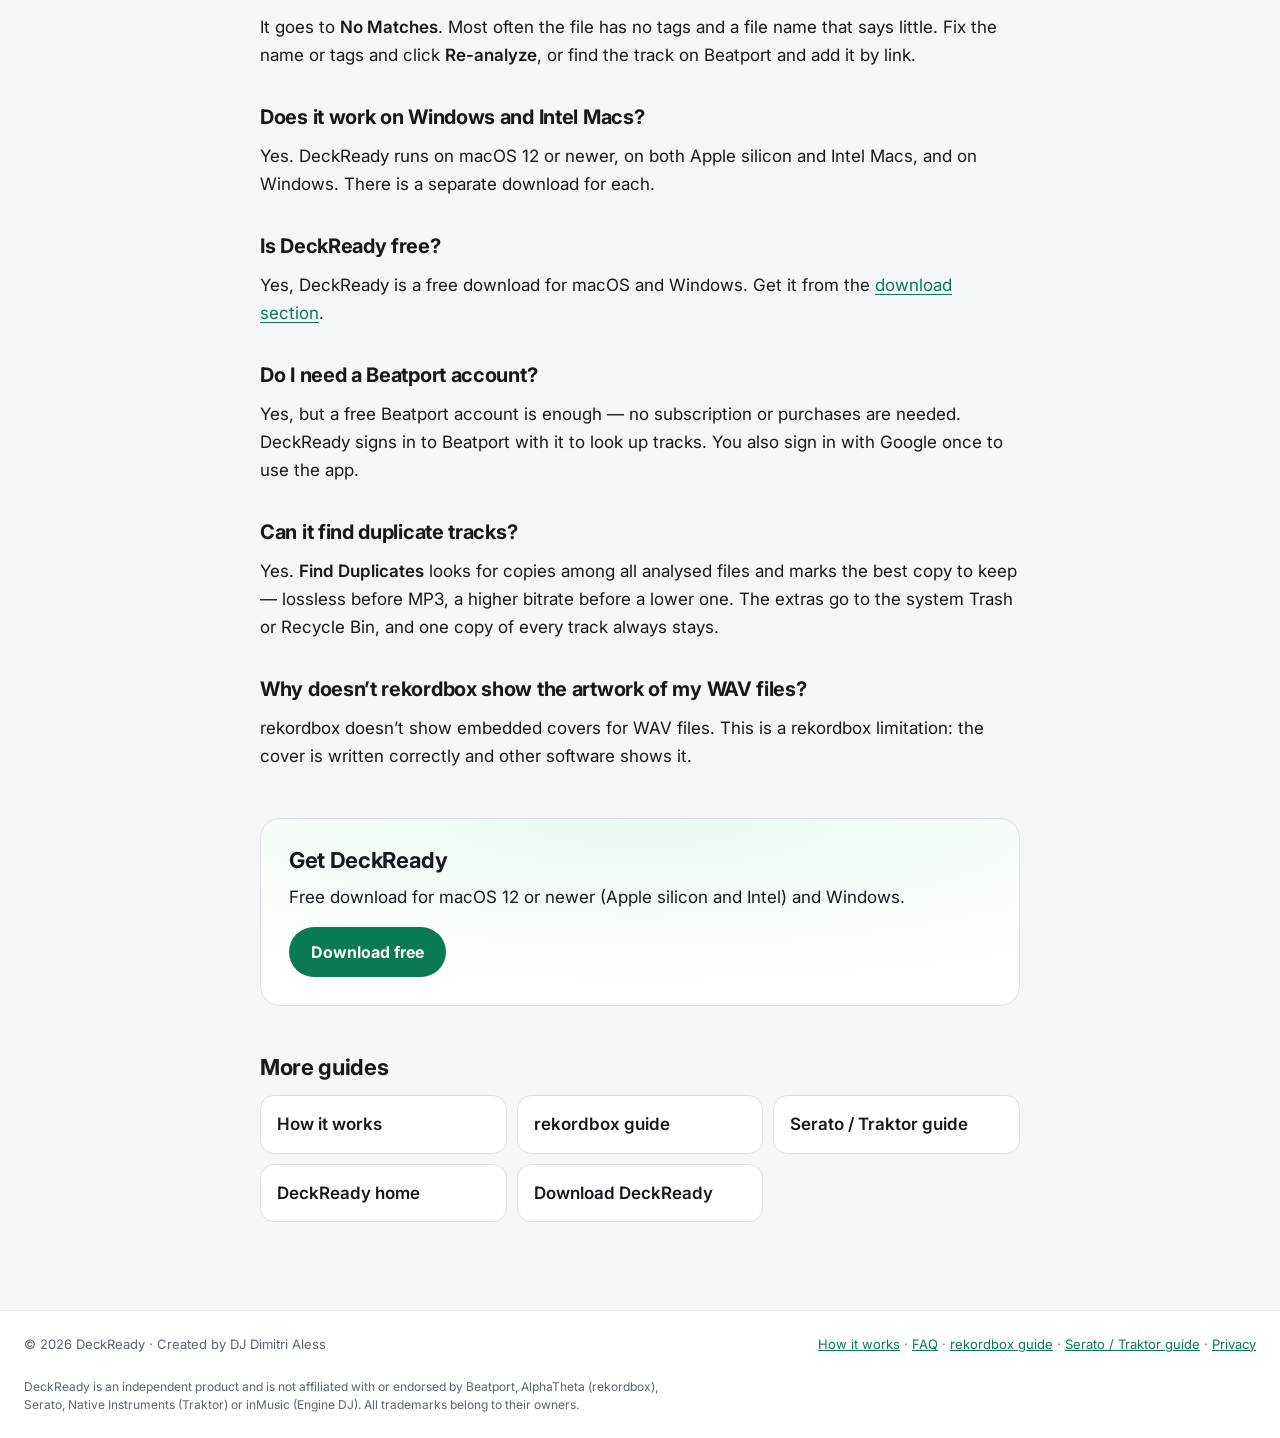
<file: faq/index.html>
<!DOCTYPE html>
<html lang="en">
<head>
<meta charset="UTF-8">
<meta name="viewport" content="width=device-width, initial-scale=1.0">
<title>DeckReady FAQ — Beatport Tags for MP3, FLAC, AIFF &amp; WAV</title>
<meta name="description" content="Answers about DeckReady: adding Beatport tags to MP3, FLAC, AIFF and WAV, file safety, versions, duplicates, platforms, price and the Beatport account.">
<meta name="robots" content="index, follow">
<link rel="canonical" href="https://deckready.pitchclub.app/faq/">

<!-- Open Graph -->
<meta property="og:type" content="article">
<meta property="og:url" content="https://deckready.pitchclub.app/faq/">
<meta property="og:title" content="DeckReady FAQ — Beatport Tags for MP3, FLAC, AIFF &amp; WAV">
<meta property="og:description" content="Answers about DeckReady: adding Beatport tags to MP3, FLAC, AIFF and WAV, file safety, versions, duplicates, platforms, price and the Beatport account.">
<meta property="og:site_name" content="DeckReady">
<meta property="og:image" content="https://deckready.pitchclub.app/assets/og-image.png?v=2">
<meta property="og:image:width" content="1200">
<meta property="og:image:height" content="630">
<meta property="og:image:type" content="image/png">
<meta property="og:image:alt" content="DeckReady — auto-tag your tracks with Beatport: artist, title, BPM, key, genre and artwork">

<!-- Twitter Card -->
<meta name="twitter:card" content="summary_large_image">
<meta name="twitter:title" content="DeckReady FAQ — Beatport Tags for MP3, FLAC, AIFF &amp; WAV">
<meta name="twitter:description" content="Answers about DeckReady: adding Beatport tags to MP3, FLAC, AIFF and WAV, file safety, versions, duplicates, platforms, price and the Beatport account.">
<meta name="twitter:image" content="https://deckready.pitchclub.app/assets/og-image.png?v=2">

<!-- JSON-LD Structured Data -->
<script type="application/ld+json">
{
  "@context": "https://schema.org",
  "@type": "FAQPage",
  "mainEntity": [
    {
      "@type": "Question",
      "name": "How do I add Beatport tags to my MP3 files?",
      "acceptedAnswer": {
        "@type": "Answer",
        "text": "Open DeckReady, click Choose folder or files and then Analyze. The app looks up every track on Beatport and puts confident matches into Ready to Write. Check the tracks you want and click Write Beatport Tags."
      }
    },
    {
      "@type": "Question",
      "name": "Why is the genre, BPM or key wrong in my DJ software?",
      "acceptedAnswer": {
        "@type": "Answer",
        "text": "Your DJ software shows what it has read from the files, and many downloaded or promo files come with empty or inconsistent tags. DeckReady replaces them with Beatport’s data. After writing, reload the tags in your DJ software — until then it keeps showing the old values."
      }
    },
    {
      "@type": "Question",
      "name": "Does DeckReady support WAV, AIFF and FLAC?",
      "acceptedAnswer": {
        "@type": "Answer",
        "text": "Yes. DeckReady reads and writes MP3, FLAC, AIFF and WAV. WAV files get ID3 tags, and the basic fields — title, artist, album, genre, date and track number — are also written as RIFF INFO. WAV files larger than 4 GB (RF64) are not supported."
      }
    },
    {
      "@type": "Question",
      "name": "Is it safe for my files? Does it change anything before I confirm?",
      "acceptedAnswer": {
        "@type": "Answer",
        "text": "The analysis only looks for matches and does not change your files. Nothing is written until you click Write Beatport Tags, and the Which Tags to Write window lets you keep or remove each field first. Files removed by the duplicate finder go to the system Trash or Recycle Bin, so you can restore them."
      }
    },
    {
      "@type": "Question",
      "name": "Which tags are written?",
      "acceptedAnswer": {
        "@type": "Answer",
        "text": "Title, artist, remixer, album, genre, BPM, key, label, track number, release date, catalog number and artwork. For each of them you can take Beatport’s value, keep your own or remove the field."
      }
    },
    {
      "@type": "Question",
      "name": "Is the key written in Camelot notation?",
      "acceptedAnswer": {
        "@type": "Answer",
        "text": "No. DeckReady writes the key the way Beatport names it, in short form: Am, F#m or Eb."
      }
    },
    {
      "@type": "Question",
      "name": "What if the wrong version (Original, Extended, Remix) is matched?",
      "acceptedAnswer": {
        "@type": "Answer",
        "text": "DeckReady compares your file’s length with the versions on Beatport, and tracks it isn’t sure about go to Review Manually. Use Choose Version Manually to see every version of the track, listen to the previews and pick the right one. You can also add a version by pasting its Beatport link."
      }
    },
    {
      "@type": "Question",
      "name": "Will my cue points and ratings in the file be erased?",
      "acceptedAnswer": {
        "@type": "Answer",
        "text": "Only if you let them. Tags that Beatport doesn’t have — a rating, DJ software markers, links — are listed under Other tags in the files. Keep them checked and they stay in the file."
      }
    },
    {
      "@type": "Question",
      "name": "What if a track isn’t found?",
      "acceptedAnswer": {
        "@type": "Answer",
        "text": "It goes to No Matches. Most often the file has no tags and a file name that says little. Fix the name or tags and click Re-analyze, or find the track on Beatport and add it by link."
      }
    },
    {
      "@type": "Question",
      "name": "Does it work on Windows and Intel Macs?",
      "acceptedAnswer": {
        "@type": "Answer",
        "text": "Yes. DeckReady runs on macOS 12 or newer, on both Apple silicon and Intel Macs, and on Windows. There is a separate download for each."
      }
    },
    {
      "@type": "Question",
      "name": "Is DeckReady free?",
      "acceptedAnswer": {
        "@type": "Answer",
        "text": "Yes, DeckReady is a free download for macOS and Windows. Get it from the download section."
      }
    },
    {
      "@type": "Question",
      "name": "Do I need a Beatport account?",
      "acceptedAnswer": {
        "@type": "Answer",
        "text": "Yes, but a free Beatport account is enough — no subscription or purchases are needed. DeckReady signs in to Beatport with it to look up tracks. You also sign in with Google once to use the app."
      }
    },
    {
      "@type": "Question",
      "name": "Can it find duplicate tracks?",
      "acceptedAnswer": {
        "@type": "Answer",
        "text": "Yes. Find Duplicates looks for copies among all analysed files and marks the best copy to keep — lossless before MP3, a higher bitrate before a lower one. The extras go to the system Trash or Recycle Bin, and one copy of every track always stays."
      }
    },
    {
      "@type": "Question",
      "name": "Why doesn’t rekordbox show the artwork of my WAV files?",
      "acceptedAnswer": {
        "@type": "Answer",
        "text": "rekordbox doesn’t show embedded covers for WAV files. This is a rekordbox limitation: the cover is written correctly and other software shows it."
      }
    }
  ]
}
</script>
<link rel="icon" href="/favicon.svg" type="image/svg+xml">
<link rel="icon" href="/favicon.ico" sizes="16x16 32x32 48x48">
<link rel="apple-touch-icon" href="/apple-touch-icon.png">
<link rel="preconnect" href="https://fonts.googleapis.com">
<link rel="preconnect" href="https://fonts.gstatic.com" crossorigin>
<link rel="stylesheet" href="https://fonts.googleapis.com/css2?family=Inter:wght@400;500;600;700;800;900&amp;family=JetBrains+Mono:wght@400;500;600&amp;display=swap">
<link rel="stylesheet" href="/assets/site.css">
<style>
  /* guide pages — the light look of privacy/ (assets/site.css) */
  .wrap{max-width:1240px;margin:0 auto;padding:0 24px}
  .mono{font-family:"JetBrains Mono",ui-monospace,SFMono-Regular,Menlo,monospace}
  .site-head{position:sticky;top:0;z-index:20;background:rgba(255,255,255,.82);backdrop-filter:saturate(1.6) blur(14px);-webkit-backdrop-filter:saturate(1.6) blur(14px);border-bottom:1px solid #ECEEF1}
  .site-head .wrap{padding-top:12px;padding-bottom:12px;display:flex;align-items:center;justify-content:space-between;gap:16px}
  .brand{display:flex;align-items:center;gap:10px;text-decoration:none;color:#15191D}
  .brand:hover{color:#15191D}
  .brand span{font-weight:800;font-size:18px;letter-spacing:-.02em}
  .head-links{display:flex;align-items:center;gap:18px}
  .head-links .home{color:#5B6570;text-decoration:none;font-weight:600;font-size:14px}
  .head-links .home:hover{color:#15191D}
  .head-links .btn{background:#15191D;color:#FFFFFF;text-decoration:none;font-weight:600;font-size:14px;padding:10px 18px;border-radius:999px;white-space:nowrap}
  .guide{padding:72px 0 88px;background:#F4F6F7}
  .guide .wrap{max-width:760px}
  .guide .kicker{font-size:14px;font-weight:700;letter-spacing:.12em;text-transform:uppercase;color:#0A7A55;margin:0 0 12px}
  .guide h1{font-weight:800;font-size:clamp(34px,6vw,56px);line-height:1.05;letter-spacing:-.035em;margin:0}
  .guide .lead{font-size:19px;line-height:1.6;color:#3A434C;margin:18px 0 0}
  .guide h2{font-weight:700;font-size:22px;letter-spacing:-.015em;line-height:1.25;margin:44px 0 0}
  .guide p,.guide ul,.guide ol{margin:12px 0 0;font-size:17px;line-height:1.65;color:#15191D}
  .guide ul,.guide ol{padding-left:22px}
  .guide li{margin-top:6px}
  .guide li::marker{color:#0A7A55}
  .guide a{text-decoration:underline;text-underline-offset:3px;overflow-wrap:anywhere}
  .ui{font-weight:600;white-space:normal}
  .key{font-family:"JetBrains Mono",ui-monospace,SFMono-Regular,Menlo,monospace;font-size:.92em}
  .faq-item h2{font-size:20px;margin-top:36px}
  .cta{margin-top:48px;padding:28px;border-radius:20px;background:radial-gradient(120% 120% at 50% 0%,#E9F8F0 0%,#FFFFFF 75%);border:1px solid #DCE0E4}
  .cta h2{margin:0}
  .cta p{margin-top:8px}
  .cta .btn{display:inline-block;margin-top:16px;background:#0A7A55;color:#FFFFFF;text-decoration:none;font-weight:700;font-size:16px;padding:13px 22px;border-radius:999px}
  .more{margin-top:48px}
  .more h2{margin:0}
  .more ul{list-style:none;padding:0;margin:14px 0 0;display:grid;grid-template-columns:repeat(auto-fit,minmax(200px,1fr));gap:10px}
  .more li{margin:0}
  .more a{display:block;padding:14px 16px;border-radius:14px;background:#FFFFFF;border:1px solid #DCE0E4;color:#15191D;font-weight:600;text-decoration:none}
  .more a:hover{border-color:#0A7A55}
  .site-foot{border-top:1px solid #ECEEF1}
  .site-foot .row{max-width:1240px;margin:0 auto;padding:24px;display:flex;justify-content:space-between;gap:16px;flex-wrap:wrap;font-size:13px;color:#5B6570}
  .site-foot .disc{max-width:1240px;margin:0 auto;padding:0 24px 24px;font-size:12px;line-height:1.5;color:#5B6570}
  .site-foot .disc p{margin:0;max-width:640px}
  @media (max-width:540px){
    .wrap,.site-foot .row{padding-left:16px;padding-right:16px}
    .site-foot .disc{padding:0 16px 24px}
    .head-links{gap:12px}
    .head-links .btn{padding:9px 14px}
    .guide{padding:48px 0 64px}
    .guide p,.guide ul,.guide ol{font-size:16px}
    .guide .lead{font-size:17px}
    .cta{padding:22px 18px}
  }
  @media (max-width:360px){.head-links .home{display:none}}   /* logo still goes home */
</style>
</head>
<body>
<header class="site-head">
  <div class="wrap">
    <a class="brand" href="/" aria-label="DeckReady home">
      <svg width="30" height="30" viewBox="0 0 40 40" aria-hidden="true"><circle cx="18" cy="20" r="16" fill="#15191D"></circle><circle cx="18" cy="20" r="11.5" fill="none" stroke="#2C3238"></circle><circle cx="18" cy="20" r="8" fill="none" stroke="#2C3238"></circle><circle cx="18" cy="20" r="3.6" fill="#2EE59D"></circle><path d="M24 22l10-10h5v5l-10 10z" fill="#2EE59D" stroke="#FFFFFF" stroke-width="1.5" stroke-linejoin="round"></path><circle cx="36" cy="15" r="1.3" fill="#15191D"></circle></svg>
      <span>Deck<span style="color:#0A7A55">Ready</span></span>
    </a>
    <nav class="head-links">
      <a class="home" href="/">Home</a>
      <a class="btn" href="/#download">Download free</a>
    </nav>
  </div>
</header>

<main id="top" class="guide">
  <div class="wrap">
    <p class="kicker">FAQ</p>
    <h1>Frequently asked questions</h1>
    <p class="lead">Short answers about tagging your music with DeckReady. For the full workflow, see <a href="/how-it-works/">how DeckReady works</a>.</p>
    <div class="faq-item">
    <h2>How do I add Beatport tags to my MP3 files?</h2>
    <p>Open DeckReady, click <span class="ui">Choose folder or files</span> and then <span class="ui">Analyze</span>. The app looks up every track on Beatport and puts confident matches into <span class="ui">Ready to Write</span>. Check the tracks you want and click <span class="ui">Write Beatport Tags</span>.</p>
    </div>

    <div class="faq-item">
    <h2>Why is the genre, BPM or key wrong in my DJ software?</h2>
    <p>Your DJ software shows what it has read from the files, and many downloaded or promo files come with empty or inconsistent tags. DeckReady replaces them with Beatport’s data. After writing, reload the tags in your DJ software — until then it keeps showing the old values.</p>
    </div>

    <div class="faq-item">
    <h2>Does DeckReady support WAV, AIFF and FLAC?</h2>
    <p>Yes. DeckReady reads and writes MP3, FLAC, AIFF and WAV. WAV files get ID3 tags, and the basic fields — title, artist, album, genre, date and track number — are also written as RIFF INFO. WAV files larger than 4 GB (RF64) are not supported.</p>
    </div>

    <div class="faq-item">
    <h2>Is it safe for my files? Does it change anything before I confirm?</h2>
    <p>The analysis only looks for matches and does not change your files. Nothing is written until you click <span class="ui">Write Beatport Tags</span>, and the <span class="ui">Which Tags to Write</span> window lets you keep or remove each field first. Files removed by the duplicate finder go to the system Trash or Recycle Bin, so you can restore them.</p>
    </div>

    <div class="faq-item">
    <h2>Which tags are written?</h2>
    <p>Title, artist, remixer, album, genre, BPM, key, label, track number, release date, catalog number and artwork. For each of them you can take Beatport’s value, keep your own or remove the field.</p>
    </div>

    <div class="faq-item">
    <h2>Is the key written in Camelot notation?</h2>
    <p>No. DeckReady writes the key the way Beatport names it, in short form: <span class="key">Am</span>, <span class="key">F#m</span> or <span class="key">Eb</span>.</p>
    </div>

    <div class="faq-item">
    <h2>What if the wrong version (Original, Extended, Remix) is matched?</h2>
    <p>DeckReady compares your file’s length with the versions on Beatport, and tracks it isn’t sure about go to <span class="ui">Review Manually</span>. Use <span class="ui">Choose Version Manually</span> to see every version of the track, listen to the previews and pick the right one. You can also add a version by pasting its Beatport link.</p>
    </div>

    <div class="faq-item">
    <h2>Will my cue points and ratings in the file be erased?</h2>
    <p>Only if you let them. Tags that Beatport doesn’t have — a rating, DJ software markers, links — are listed under <span class="ui">Other tags in the files</span>. Keep them checked and they stay in the file.</p>
    </div>

    <div class="faq-item">
    <h2>What if a track isn’t found?</h2>
    <p>It goes to <span class="ui">No Matches</span>. Most often the file has no tags and a file name that says little. Fix the name or tags and click <span class="ui">Re-analyze</span>, or find the track on Beatport and add it by link.</p>
    </div>

    <div class="faq-item">
    <h2>Does it work on Windows and Intel Macs?</h2>
    <p>Yes. DeckReady runs on macOS 12 or newer, on both Apple silicon and Intel Macs, and on Windows. There is a separate download for each.</p>
    </div>

    <div class="faq-item">
    <h2>Is DeckReady free?</h2>
    <p>Yes, DeckReady is a free download for macOS and Windows. Get it from the <a href="/#download">download section</a>.</p>
    </div>

    <div class="faq-item">
    <h2>Do I need a Beatport account?</h2>
    <p>Yes, but a free Beatport account is enough — no subscription or purchases are needed. DeckReady signs in to Beatport with it to look up tracks. You also sign in with Google once to use the app.</p>
    </div>

    <div class="faq-item">
    <h2>Can it find duplicate tracks?</h2>
    <p>Yes. <span class="ui">Find Duplicates</span> looks for copies among all analysed files and marks the best copy to keep — lossless before MP3, a higher bitrate before a lower one. The extras go to the system Trash or Recycle Bin, and one copy of every track always stays.</p>
    </div>

    <div class="faq-item">
    <h2>Why doesn’t rekordbox show the artwork of my WAV files?</h2>
    <p>rekordbox doesn’t show embedded covers for WAV files. This is a rekordbox limitation: the cover is written correctly and other software shows it.</p>
    </div>
    <section class="cta">
      <h2>Get DeckReady</h2>
      <p>Free download for macOS 12 or newer (Apple silicon and Intel) and Windows.</p>
      <a class="btn" href="/#download">Download free</a>
    </section>
    <nav class="more" aria-label="More guides">
      <h2>More guides</h2>
      <ul>
        <li><a href="/how-it-works/">How it works</a></li>
        <li><a href="/rekordbox/">rekordbox guide</a></li>
        <li><a href="/serato-traktor/">Serato / Traktor guide</a></li>
        <li><a href="/">DeckReady home</a></li>
        <li><a href="/#download">Download DeckReady</a></li>
      </ul>
    </nav>
  </div>
</main>

<footer class="site-foot">
  <div class="row"><span>© 2026 DeckReady · Created by DJ Dimitri Aless</span><span><a href="/how-it-works/">How it works</a> · <a href="/faq/">FAQ</a> · <a href="/rekordbox/">rekordbox guide</a> · <a href="/serato-traktor/">Serato / Traktor guide</a> · <a href="/privacy/">Privacy</a></span></div>
  <div class="disc"><p>DeckReady is an independent product and is not affiliated with or endorsed by Beatport, AlphaTheta (rekordbox), Serato, Native Instruments (Traktor) or inMusic (Engine DJ). All trademarks belong to their owners.</p></div>
</footer>
</body>
</html>
</file>
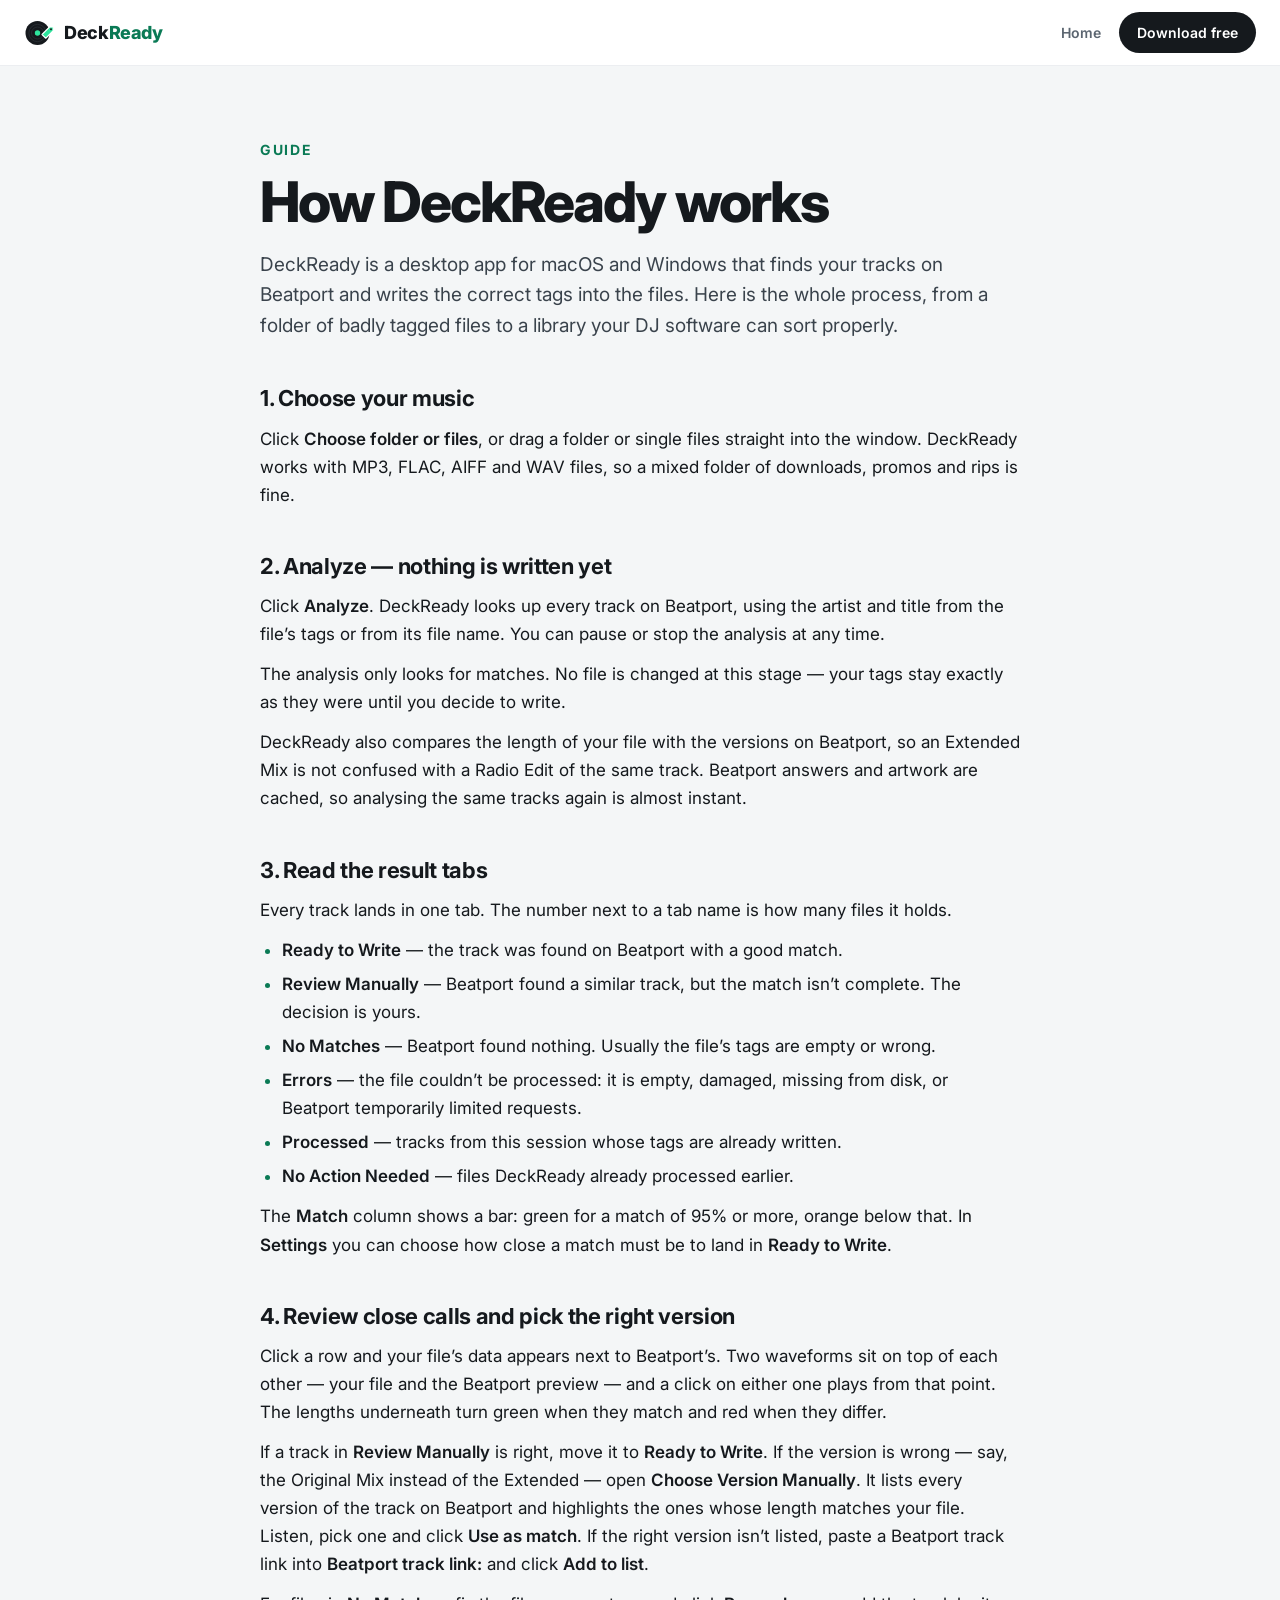
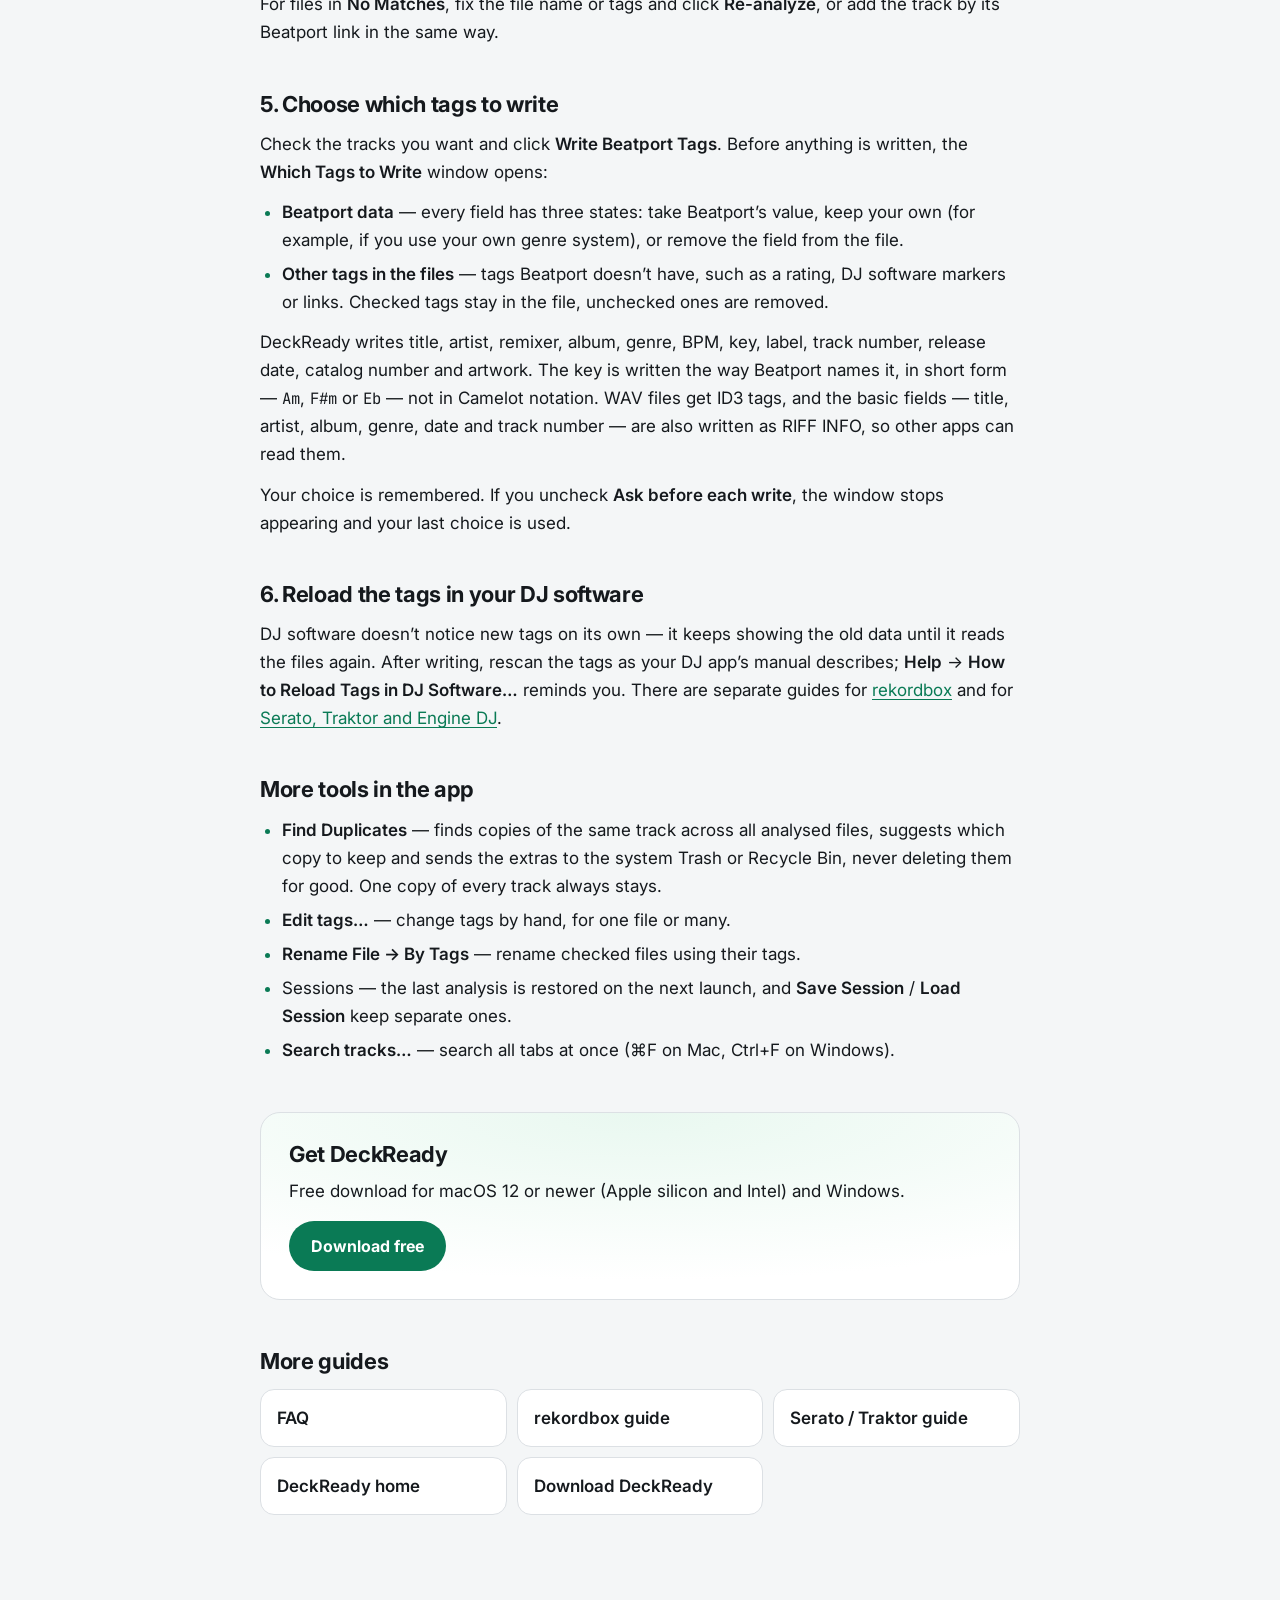
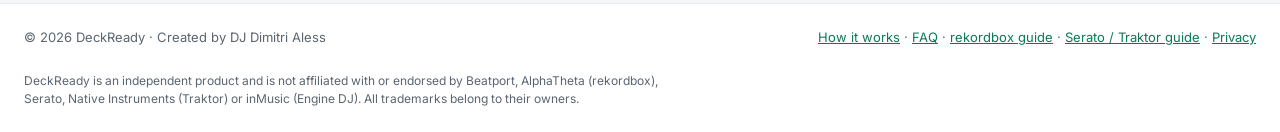
<file: how-it-works/index.html>
<!DOCTYPE html>
<html lang="en">
<head>
<meta charset="UTF-8">
<meta name="viewport" content="width=device-width, initial-scale=1.0">
<title>How DeckReady Works — Tag Your Tracks with Beatport</title>
<meta name="description" content="Step by step: choose your folders, analyze on Beatport, review the result tabs, pick the right version, write the tags and reload them in your DJ software.">
<meta name="robots" content="index, follow">
<link rel="canonical" href="https://deckready.pitchclub.app/how-it-works/">

<!-- Open Graph -->
<meta property="og:type" content="article">
<meta property="og:url" content="https://deckready.pitchclub.app/how-it-works/">
<meta property="og:title" content="How DeckReady Works — Tag Your Tracks with Beatport">
<meta property="og:description" content="Step by step: choose your folders, analyze on Beatport, review the result tabs, pick the right version, write the tags and reload them in your DJ software.">
<meta property="og:site_name" content="DeckReady">
<meta property="og:image" content="https://deckready.pitchclub.app/assets/og-image.png?v=2">
<meta property="og:image:width" content="1200">
<meta property="og:image:height" content="630">
<meta property="og:image:type" content="image/png">
<meta property="og:image:alt" content="DeckReady — auto-tag your tracks with Beatport: artist, title, BPM, key, genre and artwork">

<!-- Twitter Card -->
<meta name="twitter:card" content="summary_large_image">
<meta name="twitter:title" content="How DeckReady Works — Tag Your Tracks with Beatport">
<meta name="twitter:description" content="Step by step: choose your folders, analyze on Beatport, review the result tabs, pick the right version, write the tags and reload them in your DJ software.">
<meta name="twitter:image" content="https://deckready.pitchclub.app/assets/og-image.png?v=2">

<!-- JSON-LD Structured Data -->
<script type="application/ld+json">
{
  "@context": "https://schema.org",
  "@type": "BreadcrumbList",
  "itemListElement": [
    {
      "@type": "ListItem",
      "position": 1,
      "name": "DeckReady",
      "item": "https://deckready.pitchclub.app/"
    },
    {
      "@type": "ListItem",
      "position": 2,
      "name": "How it works",
      "item": "https://deckready.pitchclub.app/how-it-works/"
    }
  ]
}
</script>
<link rel="icon" href="/favicon.svg" type="image/svg+xml">
<link rel="icon" href="/favicon.ico" sizes="16x16 32x32 48x48">
<link rel="apple-touch-icon" href="/apple-touch-icon.png">
<link rel="preconnect" href="https://fonts.googleapis.com">
<link rel="preconnect" href="https://fonts.gstatic.com" crossorigin>
<link rel="stylesheet" href="https://fonts.googleapis.com/css2?family=Inter:wght@400;500;600;700;800;900&amp;family=JetBrains+Mono:wght@400;500;600&amp;display=swap">
<link rel="stylesheet" href="/assets/site.css">
<style>
  /* guide pages — the light look of privacy/ (assets/site.css) */
  .wrap{max-width:1240px;margin:0 auto;padding:0 24px}
  .mono{font-family:"JetBrains Mono",ui-monospace,SFMono-Regular,Menlo,monospace}
  .site-head{position:sticky;top:0;z-index:20;background:rgba(255,255,255,.82);backdrop-filter:saturate(1.6) blur(14px);-webkit-backdrop-filter:saturate(1.6) blur(14px);border-bottom:1px solid #ECEEF1}
  .site-head .wrap{padding-top:12px;padding-bottom:12px;display:flex;align-items:center;justify-content:space-between;gap:16px}
  .brand{display:flex;align-items:center;gap:10px;text-decoration:none;color:#15191D}
  .brand:hover{color:#15191D}
  .brand span{font-weight:800;font-size:18px;letter-spacing:-.02em}
  .head-links{display:flex;align-items:center;gap:18px}
  .head-links .home{color:#5B6570;text-decoration:none;font-weight:600;font-size:14px}
  .head-links .home:hover{color:#15191D}
  .head-links .btn{background:#15191D;color:#FFFFFF;text-decoration:none;font-weight:600;font-size:14px;padding:10px 18px;border-radius:999px;white-space:nowrap}
  .guide{padding:72px 0 88px;background:#F4F6F7}
  .guide .wrap{max-width:760px}
  .guide .kicker{font-size:14px;font-weight:700;letter-spacing:.12em;text-transform:uppercase;color:#0A7A55;margin:0 0 12px}
  .guide h1{font-weight:800;font-size:clamp(34px,6vw,56px);line-height:1.05;letter-spacing:-.035em;margin:0}
  .guide .lead{font-size:19px;line-height:1.6;color:#3A434C;margin:18px 0 0}
  .guide h2{font-weight:700;font-size:22px;letter-spacing:-.015em;line-height:1.25;margin:44px 0 0}
  .guide p,.guide ul,.guide ol{margin:12px 0 0;font-size:17px;line-height:1.65;color:#15191D}
  .guide ul,.guide ol{padding-left:22px}
  .guide li{margin-top:6px}
  .guide li::marker{color:#0A7A55}
  .guide a{text-decoration:underline;text-underline-offset:3px;overflow-wrap:anywhere}
  .ui{font-weight:600;white-space:normal}
  .key{font-family:"JetBrains Mono",ui-monospace,SFMono-Regular,Menlo,monospace;font-size:.92em}
  .faq-item h2{font-size:20px;margin-top:36px}
  .cta{margin-top:48px;padding:28px;border-radius:20px;background:radial-gradient(120% 120% at 50% 0%,#E9F8F0 0%,#FFFFFF 75%);border:1px solid #DCE0E4}
  .cta h2{margin:0}
  .cta p{margin-top:8px}
  .cta .btn{display:inline-block;margin-top:16px;background:#0A7A55;color:#FFFFFF;text-decoration:none;font-weight:700;font-size:16px;padding:13px 22px;border-radius:999px}
  .more{margin-top:48px}
  .more h2{margin:0}
  .more ul{list-style:none;padding:0;margin:14px 0 0;display:grid;grid-template-columns:repeat(auto-fit,minmax(200px,1fr));gap:10px}
  .more li{margin:0}
  .more a{display:block;padding:14px 16px;border-radius:14px;background:#FFFFFF;border:1px solid #DCE0E4;color:#15191D;font-weight:600;text-decoration:none}
  .more a:hover{border-color:#0A7A55}
  .site-foot{border-top:1px solid #ECEEF1}
  .site-foot .row{max-width:1240px;margin:0 auto;padding:24px;display:flex;justify-content:space-between;gap:16px;flex-wrap:wrap;font-size:13px;color:#5B6570}
  .site-foot .disc{max-width:1240px;margin:0 auto;padding:0 24px 24px;font-size:12px;line-height:1.5;color:#5B6570}
  .site-foot .disc p{margin:0;max-width:640px}
  @media (max-width:540px){
    .wrap,.site-foot .row{padding-left:16px;padding-right:16px}
    .site-foot .disc{padding:0 16px 24px}
    .head-links{gap:12px}
    .head-links .btn{padding:9px 14px}
    .guide{padding:48px 0 64px}
    .guide p,.guide ul,.guide ol{font-size:16px}
    .guide .lead{font-size:17px}
    .cta{padding:22px 18px}
  }
  @media (max-width:360px){.head-links .home{display:none}}   /* logo still goes home */
</style>
</head>
<body>
<header class="site-head">
  <div class="wrap">
    <a class="brand" href="/" aria-label="DeckReady home">
      <svg width="30" height="30" viewBox="0 0 40 40" aria-hidden="true"><circle cx="18" cy="20" r="16" fill="#15191D"></circle><circle cx="18" cy="20" r="11.5" fill="none" stroke="#2C3238"></circle><circle cx="18" cy="20" r="8" fill="none" stroke="#2C3238"></circle><circle cx="18" cy="20" r="3.6" fill="#2EE59D"></circle><path d="M24 22l10-10h5v5l-10 10z" fill="#2EE59D" stroke="#FFFFFF" stroke-width="1.5" stroke-linejoin="round"></path><circle cx="36" cy="15" r="1.3" fill="#15191D"></circle></svg>
      <span>Deck<span style="color:#0A7A55">Ready</span></span>
    </a>
    <nav class="head-links">
      <a class="home" href="/">Home</a>
      <a class="btn" href="/#download">Download free</a>
    </nav>
  </div>
</header>

<main id="top" class="guide">
  <div class="wrap">
    <p class="kicker">Guide</p>
    <h1>How DeckReady works</h1>
    <p class="lead">DeckReady is a desktop app for macOS and Windows that finds your tracks on Beatport and writes the correct tags into the files. Here is the whole process, from a folder of badly tagged files to a library your DJ software can sort properly.</p>
    <h2>1. Choose your music</h2>
    <p>Click <span class="ui">Choose folder or files</span>, or drag a folder or single files straight into the window. DeckReady works with MP3, FLAC, AIFF and WAV files, so a mixed folder of downloads, promos and rips is fine.</p>

    <h2>2. Analyze — nothing is written yet</h2>
    <p>Click <span class="ui">Analyze</span>. DeckReady looks up every track on Beatport, using the artist and title from the file’s tags or from its file name. You can pause or stop the analysis at any time.</p>
    <p>The analysis only looks for matches. No file is changed at this stage — your tags stay exactly as they were until you decide to write.</p>
    <p>DeckReady also compares the length of your file with the versions on Beatport, so an Extended Mix is not confused with a Radio Edit of the same track. Beatport answers and artwork are cached, so analysing the same tracks again is almost instant.</p>

    <h2>3. Read the result tabs</h2>
    <p>Every track lands in one tab. The number next to a tab name is how many files it holds.</p>
    <ul>
      <li><span class="ui">Ready to Write</span> — the track was found on Beatport with a good match.</li>
      <li><span class="ui">Review Manually</span> — Beatport found a similar track, but the match isn’t complete. The decision is yours.</li>
      <li><span class="ui">No Matches</span> — Beatport found nothing. Usually the file’s tags are empty or wrong.</li>
      <li><span class="ui">Errors</span> — the file couldn’t be processed: it is empty, damaged, missing from disk, or Beatport temporarily limited requests.</li>
      <li><span class="ui">Processed</span> — tracks from this session whose tags are already written.</li>
      <li><span class="ui">No Action Needed</span> — files DeckReady already processed earlier.</li>
    </ul>
    <p>The <span class="ui">Match</span> column shows a bar: green for a match of 95% or more, orange below that. In <span class="ui">Settings</span> you can choose how close a match must be to land in <span class="ui">Ready to Write</span>.</p>

    <h2>4. Review close calls and pick the right version</h2>
    <p>Click a row and your file’s data appears next to Beatport’s. Two waveforms sit on top of each other — your file and the Beatport preview — and a click on either one plays from that point. The lengths underneath turn green when they match and red when they differ.</p>
    <p>If a track in <span class="ui">Review Manually</span> is right, move it to <span class="ui">Ready to Write</span>. If the version is wrong — say, the Original Mix instead of the Extended — open <span class="ui">Choose Version Manually</span>. It lists every version of the track on Beatport and highlights the ones whose length matches your file. Listen, pick one and click <span class="ui">Use as match</span>. If the right version isn’t listed, paste a Beatport track link into <span class="ui">Beatport track link:</span> and click <span class="ui">Add to list</span>.</p>
    <p>For files in <span class="ui">No Matches</span>, fix the file name or tags and click <span class="ui">Re-analyze</span>, or add the track by its Beatport link in the same way.</p>

    <h2>5. Choose which tags to write</h2>
    <p>Check the tracks you want and click <span class="ui">Write Beatport Tags</span>. Before anything is written, the <span class="ui">Which Tags to Write</span> window opens:</p>
    <ul>
      <li><span class="ui">Beatport data</span> — every field has three states: take Beatport’s value, keep your own (for example, if you use your own genre system), or remove the field from the file.</li>
      <li><span class="ui">Other tags in the files</span> — tags Beatport doesn’t have, such as a rating, DJ software markers or links. Checked tags stay in the file, unchecked ones are removed.</li>
    </ul>
    <p>DeckReady writes title, artist, remixer, album, genre, BPM, key, label, track number, release date, catalog number and artwork. The key is written the way Beatport names it, in short form — <span class="key">Am</span>, <span class="key">F#m</span> or <span class="key">Eb</span> — not in Camelot notation. WAV files get ID3 tags, and the basic fields — title, artist, album, genre, date and track number — are also written as RIFF INFO, so other apps can read them.</p>
    <p>Your choice is remembered. If you uncheck <span class="ui">Ask before each write</span>, the window stops appearing and your last choice is used.</p>

    <h2>6. Reload the tags in your DJ software</h2>
    <p>DJ software doesn’t notice new tags on its own — it keeps showing the old data until it reads the files again. After writing, rescan the tags as your DJ app’s manual describes; <span class="ui">Help</span> → <span class="ui">How to Reload Tags in DJ Software…</span> reminds you. There are separate guides for <a href="/rekordbox/">rekordbox</a> and for <a href="/serato-traktor/">Serato, Traktor and Engine DJ</a>.</p>

    <h2>More tools in the app</h2>
    <ul>
      <li><span class="ui">Find Duplicates</span> — finds copies of the same track across all analysed files, suggests which copy to keep and sends the extras to the system Trash or Recycle Bin, never deleting them for good. One copy of every track always stays.</li>
      <li><span class="ui">Edit tags…</span> — change tags by hand, for one file or many.</li>
      <li><span class="ui">Rename File → By Tags</span> — rename checked files using their tags.</li>
      <li>Sessions — the last analysis is restored on the next launch, and <span class="ui">Save Session</span> / <span class="ui">Load Session</span> keep separate ones.</li>
      <li><span class="ui">Search tracks…</span> — search all tabs at once (⌘F on Mac, Ctrl+F on Windows).</li>
    </ul>
    <section class="cta">
      <h2>Get DeckReady</h2>
      <p>Free download for macOS 12 or newer (Apple silicon and Intel) and Windows.</p>
      <a class="btn" href="/#download">Download free</a>
    </section>
    <nav class="more" aria-label="More guides">
      <h2>More guides</h2>
      <ul>
        <li><a href="/faq/">FAQ</a></li>
        <li><a href="/rekordbox/">rekordbox guide</a></li>
        <li><a href="/serato-traktor/">Serato / Traktor guide</a></li>
        <li><a href="/">DeckReady home</a></li>
        <li><a href="/#download">Download DeckReady</a></li>
      </ul>
    </nav>
  </div>
</main>

<footer class="site-foot">
  <div class="row"><span>© 2026 DeckReady · Created by DJ Dimitri Aless</span><span><a href="/how-it-works/">How it works</a> · <a href="/faq/">FAQ</a> · <a href="/rekordbox/">rekordbox guide</a> · <a href="/serato-traktor/">Serato / Traktor guide</a> · <a href="/privacy/">Privacy</a></span></div>
  <div class="disc"><p>DeckReady is an independent product and is not affiliated with or endorsed by Beatport, AlphaTheta (rekordbox), Serato, Native Instruments (Traktor) or inMusic (Engine DJ). All trademarks belong to their owners.</p></div>
</footer>
</body>
</html>
</file>
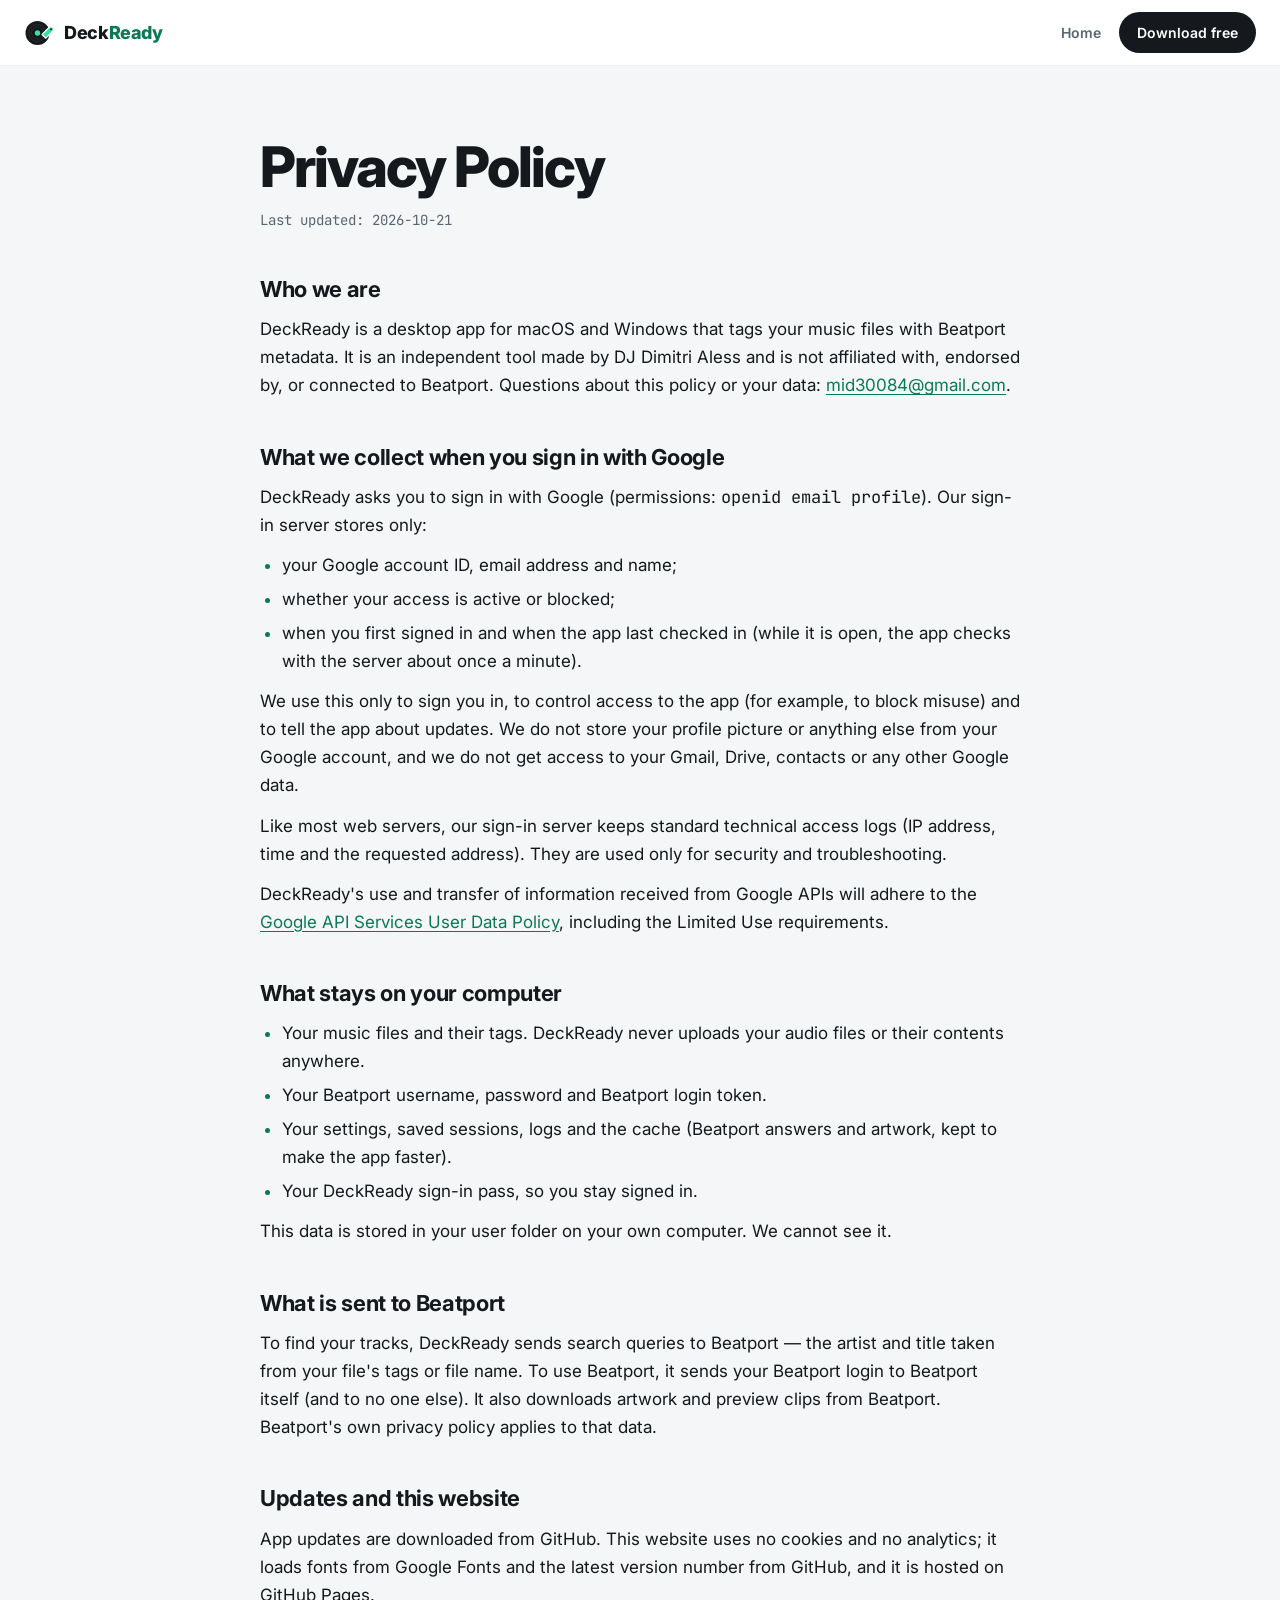
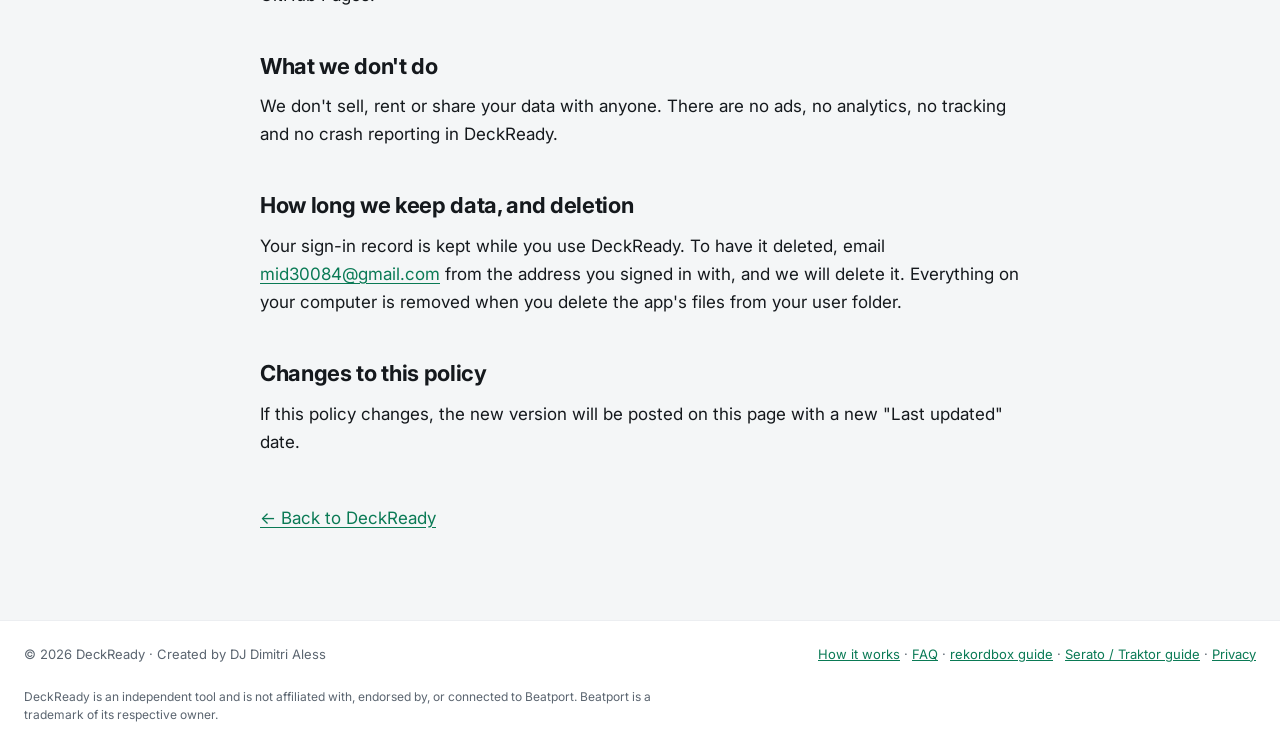
<file: privacy/index.html>
<!DOCTYPE html>
<html lang="en">
<head>
<meta charset="UTF-8">
<meta name="viewport" content="width=device-width, initial-scale=1.0">
<title>Privacy Policy — DeckReady</title>
<meta name="description" content="Privacy Policy of DeckReady, the DJ music tagger: what is collected at Google sign-in, what stays on your computer, and what is sent to Beatport.">
<meta name="robots" content="index, follow">
<link rel="canonical" href="https://deckready.pitchclub.app/privacy/">
<link rel="icon" href="/favicon.svg" type="image/svg+xml">
<link rel="icon" href="/favicon.ico" sizes="16x16 32x32 48x48">
<link rel="apple-touch-icon" href="/apple-touch-icon.png">
<link rel="preconnect" href="https://fonts.googleapis.com">
<link rel="preconnect" href="https://fonts.gstatic.com" crossorigin>
<link rel="stylesheet" href="https://fonts.googleapis.com/css2?family=Inter:wght@400;500;600;700;800;900&amp;family=JetBrains+Mono:wght@400;500;600&amp;display=swap">
<link rel="stylesheet" href="/assets/site.css">
<style>
  /* privacy page only — the light look of the main page (assets/site.css) */
  .wrap{max-width:1240px;margin:0 auto;padding:0 24px}
  .mono{font-family:"JetBrains Mono",ui-monospace,SFMono-Regular,Menlo,monospace}
  .site-head{position:sticky;top:0;z-index:20;background:rgba(255,255,255,.82);backdrop-filter:saturate(1.6) blur(14px);-webkit-backdrop-filter:saturate(1.6) blur(14px);border-bottom:1px solid #ECEEF1}
  .site-head .wrap{padding-top:12px;padding-bottom:12px;display:flex;align-items:center;justify-content:space-between;gap:16px}
  .brand{display:flex;align-items:center;gap:10px;text-decoration:none;color:#15191D}
  .brand:hover{color:#15191D}
  .brand span{font-weight:800;font-size:18px;letter-spacing:-.02em}
  .head-links{display:flex;align-items:center;gap:18px}
  .head-links .home{color:#5B6570;text-decoration:none;font-weight:600;font-size:14px}
  .head-links .home:hover{color:#15191D}
  .head-links .btn{background:#15191D;color:#FFFFFF;text-decoration:none;font-weight:600;font-size:14px;padding:10px 18px;border-radius:999px;white-space:nowrap}
  .policy{padding:72px 0 88px;background:#F4F6F7}
  .policy .wrap{max-width:760px}
  .policy h1{font-weight:800;font-size:clamp(36px,6vw,56px);line-height:1.05;letter-spacing:-.035em;margin:0}
  .policy .updated{color:#5B6570;font-size:14px;margin:12px 0 0}
  .policy h2{font-weight:700;font-size:22px;letter-spacing:-.015em;line-height:1.25;margin:44px 0 0}
  .policy p,.policy ul{margin:12px 0 0;font-size:17px;line-height:1.65;color:#15191D}
  .policy ul{padding-left:22px}
  .policy li{margin-top:6px}
  .policy li::marker{color:#0A7A55}
  .policy a{text-decoration:underline;text-underline-offset:3px;overflow-wrap:anywhere}
  .policy .back{margin-top:48px}
  .site-foot{border-top:1px solid #ECEEF1}
  .site-foot .row{max-width:1240px;margin:0 auto;padding:24px;display:flex;justify-content:space-between;gap:16px;flex-wrap:wrap;font-size:13px;color:#5B6570}
  .site-foot .disc{max-width:1240px;margin:0 auto;padding:0 24px 24px;font-size:12px;line-height:1.5;color:#5B6570}
  .site-foot .disc p{margin:0;max-width:640px}
  @media (max-width:540px){
    .wrap,.site-foot .row{padding-left:16px;padding-right:16px}
    .site-foot .disc{padding:0 16px 24px}
    .head-links{gap:12px}
    .head-links .btn{padding:9px 14px}
    .policy{padding:48px 0 64px}
    .policy p,.policy ul{font-size:16px}
  }
  @media (max-width:360px){.head-links .home{display:none}}   /* logo still goes home */
</style>
</head>
<body>
<header class="site-head">
  <div class="wrap">
    <a class="brand" href="/" aria-label="DeckReady home">
      <svg width="30" height="30" viewBox="0 0 40 40" aria-hidden="true"><circle cx="18" cy="20" r="16" fill="#15191D"></circle><circle cx="18" cy="20" r="11.5" fill="none" stroke="#2C3238"></circle><circle cx="18" cy="20" r="8" fill="none" stroke="#2C3238"></circle><circle cx="18" cy="20" r="3.6" fill="#2EE59D"></circle><path d="M24 22l10-10h5v5l-10 10z" fill="#2EE59D" stroke="#FFFFFF" stroke-width="1.5" stroke-linejoin="round"></path><circle cx="36" cy="15" r="1.3" fill="#15191D"></circle></svg>
      <span>Deck<span style="color:#0A7A55">Ready</span></span>
    </a>
    <nav class="head-links">
      <a class="home" href="/">Home</a>
      <a class="btn" href="/#download">Download free</a>
    </nav>
  </div>
</header>

<main id="top" class="policy">
  <div class="wrap">
    <h1>Privacy Policy</h1>
    <p class="updated mono">Last updated: 2026-10-21</p>

    <h2>Who we are</h2>
    <p>DeckReady is a desktop app for macOS and Windows that tags your music files with Beatport metadata. It is an independent tool made by DJ Dimitri Aless and is not affiliated with, endorsed by, or connected to Beatport. Questions about this policy or your data: <a href="mailto:mid30084@gmail.com">mid30084@gmail.com</a>.</p>

    <h2>What we collect when you sign in with Google</h2>
    <p>DeckReady asks you to sign in with Google (permissions: <span class="mono">openid email profile</span>). Our sign-in server stores only:</p>
    <ul>
      <li>your Google account ID, email address and name;</li>
      <li>whether your access is active or blocked;</li>
      <li>when you first signed in and when the app last checked in (while it is open, the app checks with the server about once a minute).</li>
    </ul>
    <p>We use this only to sign you in, to control access to the app (for example, to block misuse) and to tell the app about updates. We do not store your profile picture or anything else from your Google account, and we do not get access to your Gmail, Drive, contacts or any other Google data.</p>
    <p>Like most web servers, our sign-in server keeps standard technical access logs (IP address, time and the requested address). They are used only for security and troubleshooting.</p>
    <p>DeckReady's use and transfer of information received from Google APIs will adhere to the <a href="https://developers.google.com/terms/api-services-user-data-policy">Google API Services User Data Policy</a>, including the Limited Use requirements.</p>

    <h2>What stays on your computer</h2>
    <ul>
      <li>Your music files and their tags. DeckReady never uploads your audio files or their contents anywhere.</li>
      <li>Your Beatport username, password and Beatport login token.</li>
      <li>Your settings, saved sessions, logs and the cache (Beatport answers and artwork, kept to make the app faster).</li>
      <li>Your DeckReady sign-in pass, so you stay signed in.</li>
    </ul>
    <p>This data is stored in your user folder on your own computer. We cannot see it.</p>

    <h2>What is sent to Beatport</h2>
    <p>To find your tracks, DeckReady sends search queries to Beatport — the artist and title taken from your file's tags or file name. To use Beatport, it sends your Beatport login to Beatport itself (and to no one else). It also downloads artwork and preview clips from Beatport. Beatport's own privacy policy applies to that data.</p>

    <h2>Updates and this website</h2>
    <p>App updates are downloaded from GitHub. This website uses no cookies and no analytics; it loads fonts from Google Fonts and the latest version number from GitHub, and it is hosted on GitHub Pages.</p>

    <h2>What we don't do</h2>
    <p>We don't sell, rent or share your data with anyone. There are no ads, no analytics, no tracking and no crash reporting in DeckReady.</p>

    <h2>How long we keep data, and deletion</h2>
    <p>Your sign-in record is kept while you use DeckReady. To have it deleted, email <a href="mailto:mid30084@gmail.com">mid30084@gmail.com</a> from the address you signed in with, and we will delete it. Everything on your computer is removed when you delete the app's files from your user folder.</p>

    <h2>Changes to this policy</h2>
    <p>If this policy changes, the new version will be posted on this page with a new "Last updated" date.</p>

    <p class="back"><a href="/">← Back to DeckReady</a></p>
  </div>
</main>

<footer class="site-foot">
  <div class="row"><span>© 2026 DeckReady · Created by DJ Dimitri Aless</span><span><a href="/how-it-works/">How it works</a> · <a href="/faq/">FAQ</a> · <a href="/rekordbox/">rekordbox guide</a> · <a href="/serato-traktor/">Serato / Traktor guide</a> · <a href="/privacy/">Privacy</a></span></div>
  <div class="disc"><p>DeckReady is an independent tool and is not affiliated with, endorsed by, or connected to Beatport. Beatport is a trademark of its respective owner.</p></div>
</footer>
</body>
</html>
</file>
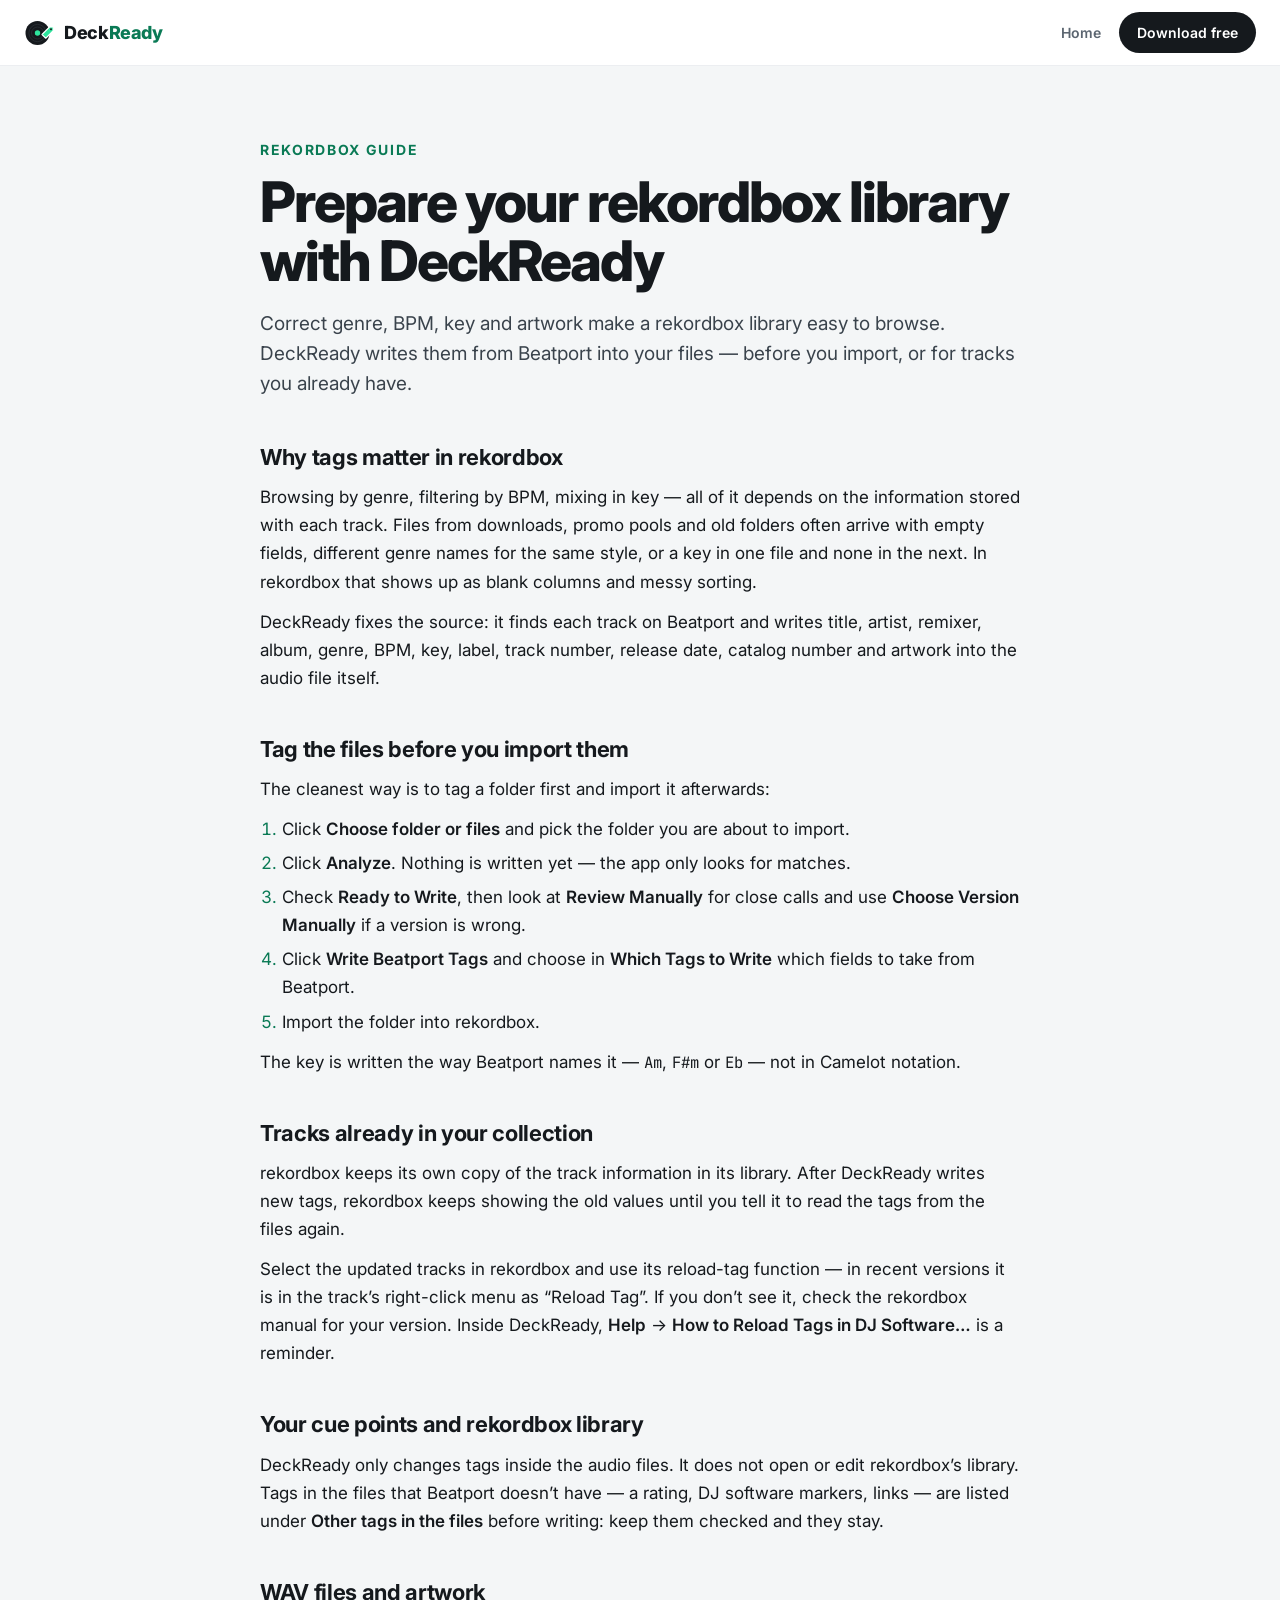
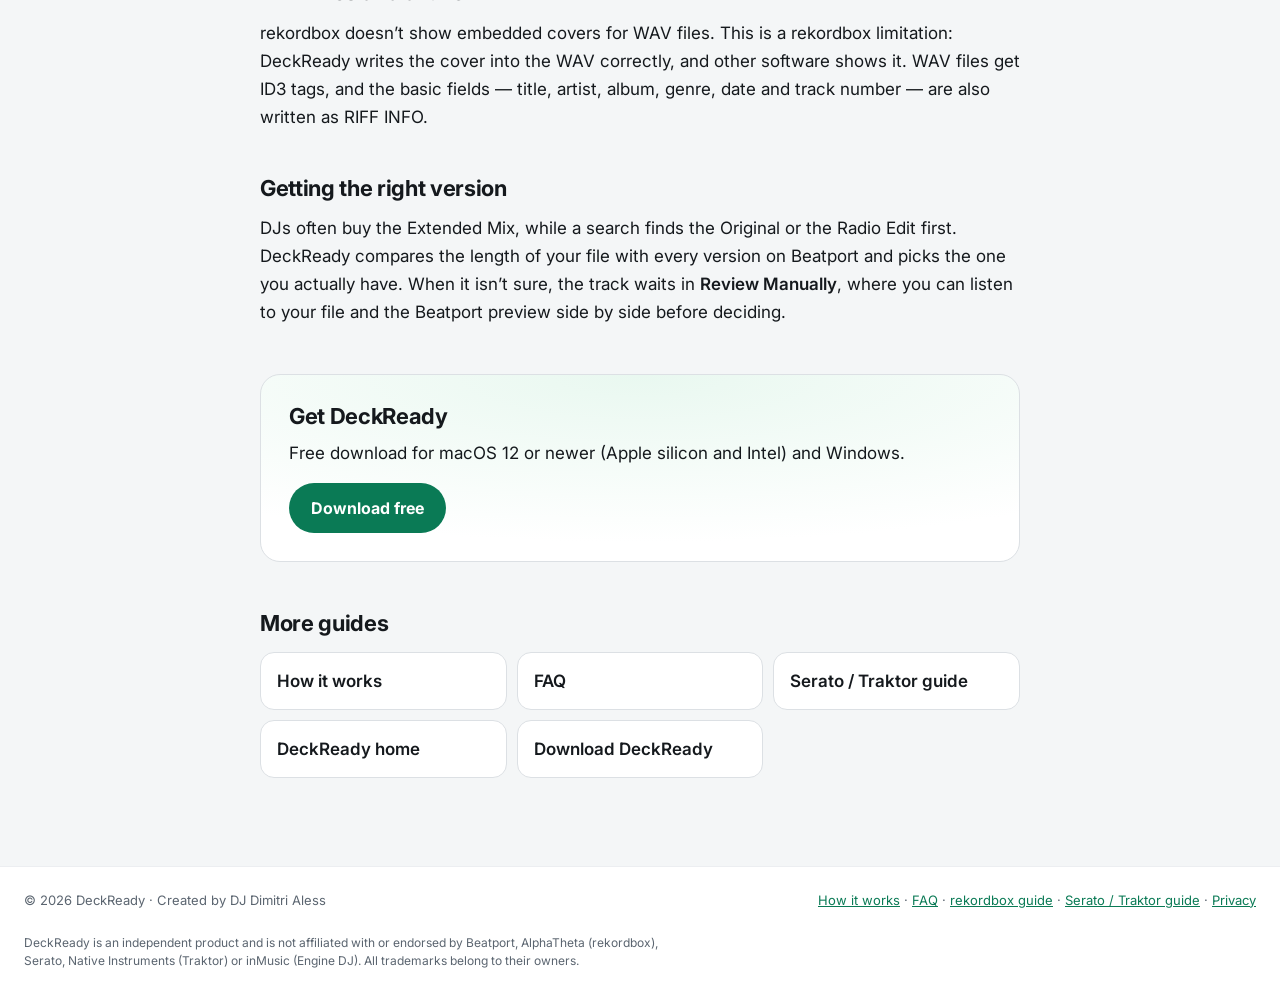
<file: rekordbox/index.html>
<!DOCTYPE html>
<html lang="en">
<head>
<meta charset="UTF-8">
<meta name="viewport" content="width=device-width, initial-scale=1.0">
<title>Prepare Your rekordbox Library with DeckReady</title>
<meta name="description" content="Fix genre, BPM, key and artwork with Beatport data before importing into rekordbox, and refresh the tags of tracks already in your collection.">
<meta name="robots" content="index, follow">
<link rel="canonical" href="https://deckready.pitchclub.app/rekordbox/">

<!-- Open Graph -->
<meta property="og:type" content="article">
<meta property="og:url" content="https://deckready.pitchclub.app/rekordbox/">
<meta property="og:title" content="Prepare Your rekordbox Library with DeckReady">
<meta property="og:description" content="Fix genre, BPM, key and artwork with Beatport data before importing into rekordbox, and refresh the tags of tracks already in your collection.">
<meta property="og:site_name" content="DeckReady">
<meta property="og:image" content="https://deckready.pitchclub.app/assets/og-image.png?v=2">
<meta property="og:image:width" content="1200">
<meta property="og:image:height" content="630">
<meta property="og:image:type" content="image/png">
<meta property="og:image:alt" content="DeckReady — auto-tag your tracks with Beatport: artist, title, BPM, key, genre and artwork">

<!-- Twitter Card -->
<meta name="twitter:card" content="summary_large_image">
<meta name="twitter:title" content="Prepare Your rekordbox Library with DeckReady">
<meta name="twitter:description" content="Fix genre, BPM, key and artwork with Beatport data before importing into rekordbox, and refresh the tags of tracks already in your collection.">
<meta name="twitter:image" content="https://deckready.pitchclub.app/assets/og-image.png?v=2">

<!-- JSON-LD Structured Data -->
<script type="application/ld+json">
{
  "@context": "https://schema.org",
  "@type": "BreadcrumbList",
  "itemListElement": [
    {
      "@type": "ListItem",
      "position": 1,
      "name": "DeckReady",
      "item": "https://deckready.pitchclub.app/"
    },
    {
      "@type": "ListItem",
      "position": 2,
      "name": "rekordbox guide",
      "item": "https://deckready.pitchclub.app/rekordbox/"
    }
  ]
}
</script>
<link rel="icon" href="/favicon.svg" type="image/svg+xml">
<link rel="icon" href="/favicon.ico" sizes="16x16 32x32 48x48">
<link rel="apple-touch-icon" href="/apple-touch-icon.png">
<link rel="preconnect" href="https://fonts.googleapis.com">
<link rel="preconnect" href="https://fonts.gstatic.com" crossorigin>
<link rel="stylesheet" href="https://fonts.googleapis.com/css2?family=Inter:wght@400;500;600;700;800;900&amp;family=JetBrains+Mono:wght@400;500;600&amp;display=swap">
<link rel="stylesheet" href="/assets/site.css">
<style>
  /* guide pages — the light look of privacy/ (assets/site.css) */
  .wrap{max-width:1240px;margin:0 auto;padding:0 24px}
  .mono{font-family:"JetBrains Mono",ui-monospace,SFMono-Regular,Menlo,monospace}
  .site-head{position:sticky;top:0;z-index:20;background:rgba(255,255,255,.82);backdrop-filter:saturate(1.6) blur(14px);-webkit-backdrop-filter:saturate(1.6) blur(14px);border-bottom:1px solid #ECEEF1}
  .site-head .wrap{padding-top:12px;padding-bottom:12px;display:flex;align-items:center;justify-content:space-between;gap:16px}
  .brand{display:flex;align-items:center;gap:10px;text-decoration:none;color:#15191D}
  .brand:hover{color:#15191D}
  .brand span{font-weight:800;font-size:18px;letter-spacing:-.02em}
  .head-links{display:flex;align-items:center;gap:18px}
  .head-links .home{color:#5B6570;text-decoration:none;font-weight:600;font-size:14px}
  .head-links .home:hover{color:#15191D}
  .head-links .btn{background:#15191D;color:#FFFFFF;text-decoration:none;font-weight:600;font-size:14px;padding:10px 18px;border-radius:999px;white-space:nowrap}
  .guide{padding:72px 0 88px;background:#F4F6F7}
  .guide .wrap{max-width:760px}
  .guide .kicker{font-size:14px;font-weight:700;letter-spacing:.12em;text-transform:uppercase;color:#0A7A55;margin:0 0 12px}
  .guide h1{font-weight:800;font-size:clamp(34px,6vw,56px);line-height:1.05;letter-spacing:-.035em;margin:0}
  .guide .lead{font-size:19px;line-height:1.6;color:#3A434C;margin:18px 0 0}
  .guide h2{font-weight:700;font-size:22px;letter-spacing:-.015em;line-height:1.25;margin:44px 0 0}
  .guide p,.guide ul,.guide ol{margin:12px 0 0;font-size:17px;line-height:1.65;color:#15191D}
  .guide ul,.guide ol{padding-left:22px}
  .guide li{margin-top:6px}
  .guide li::marker{color:#0A7A55}
  .guide a{text-decoration:underline;text-underline-offset:3px;overflow-wrap:anywhere}
  .ui{font-weight:600;white-space:normal}
  .key{font-family:"JetBrains Mono",ui-monospace,SFMono-Regular,Menlo,monospace;font-size:.92em}
  .faq-item h2{font-size:20px;margin-top:36px}
  .cta{margin-top:48px;padding:28px;border-radius:20px;background:radial-gradient(120% 120% at 50% 0%,#E9F8F0 0%,#FFFFFF 75%);border:1px solid #DCE0E4}
  .cta h2{margin:0}
  .cta p{margin-top:8px}
  .cta .btn{display:inline-block;margin-top:16px;background:#0A7A55;color:#FFFFFF;text-decoration:none;font-weight:700;font-size:16px;padding:13px 22px;border-radius:999px}
  .more{margin-top:48px}
  .more h2{margin:0}
  .more ul{list-style:none;padding:0;margin:14px 0 0;display:grid;grid-template-columns:repeat(auto-fit,minmax(200px,1fr));gap:10px}
  .more li{margin:0}
  .more a{display:block;padding:14px 16px;border-radius:14px;background:#FFFFFF;border:1px solid #DCE0E4;color:#15191D;font-weight:600;text-decoration:none}
  .more a:hover{border-color:#0A7A55}
  .site-foot{border-top:1px solid #ECEEF1}
  .site-foot .row{max-width:1240px;margin:0 auto;padding:24px;display:flex;justify-content:space-between;gap:16px;flex-wrap:wrap;font-size:13px;color:#5B6570}
  .site-foot .disc{max-width:1240px;margin:0 auto;padding:0 24px 24px;font-size:12px;line-height:1.5;color:#5B6570}
  .site-foot .disc p{margin:0;max-width:640px}
  @media (max-width:540px){
    .wrap,.site-foot .row{padding-left:16px;padding-right:16px}
    .site-foot .disc{padding:0 16px 24px}
    .head-links{gap:12px}
    .head-links .btn{padding:9px 14px}
    .guide{padding:48px 0 64px}
    .guide p,.guide ul,.guide ol{font-size:16px}
    .guide .lead{font-size:17px}
    .cta{padding:22px 18px}
  }
  @media (max-width:360px){.head-links .home{display:none}}   /* logo still goes home */
</style>
</head>
<body>
<header class="site-head">
  <div class="wrap">
    <a class="brand" href="/" aria-label="DeckReady home">
      <svg width="30" height="30" viewBox="0 0 40 40" aria-hidden="true"><circle cx="18" cy="20" r="16" fill="#15191D"></circle><circle cx="18" cy="20" r="11.5" fill="none" stroke="#2C3238"></circle><circle cx="18" cy="20" r="8" fill="none" stroke="#2C3238"></circle><circle cx="18" cy="20" r="3.6" fill="#2EE59D"></circle><path d="M24 22l10-10h5v5l-10 10z" fill="#2EE59D" stroke="#FFFFFF" stroke-width="1.5" stroke-linejoin="round"></path><circle cx="36" cy="15" r="1.3" fill="#15191D"></circle></svg>
      <span>Deck<span style="color:#0A7A55">Ready</span></span>
    </a>
    <nav class="head-links">
      <a class="home" href="/">Home</a>
      <a class="btn" href="/#download">Download free</a>
    </nav>
  </div>
</header>

<main id="top" class="guide">
  <div class="wrap">
    <p class="kicker">rekordbox guide</p>
    <h1>Prepare your rekordbox library with DeckReady</h1>
    <p class="lead">Correct genre, BPM, key and artwork make a rekordbox library easy to browse. DeckReady writes them from Beatport into your files — before you import, or for tracks you already have.</p>
    <h2>Why tags matter in rekordbox</h2>
    <p>Browsing by genre, filtering by BPM, mixing in key — all of it depends on the information stored with each track. Files from downloads, promo pools and old folders often arrive with empty fields, different genre names for the same style, or a key in one file and none in the next. In rekordbox that shows up as blank columns and messy sorting.</p>
    <p>DeckReady fixes the source: it finds each track on Beatport and writes title, artist, remixer, album, genre, BPM, key, label, track number, release date, catalog number and artwork into the audio file itself.</p>

    <h2>Tag the files before you import them</h2>
    <p>The cleanest way is to tag a folder first and import it afterwards:</p>
    <ol>
      <li>Click <span class="ui">Choose folder or files</span> and pick the folder you are about to import.</li>
      <li>Click <span class="ui">Analyze</span>. Nothing is written yet — the app only looks for matches.</li>
      <li>Check <span class="ui">Ready to Write</span>, then look at <span class="ui">Review Manually</span> for close calls and use <span class="ui">Choose Version Manually</span> if a version is wrong.</li>
      <li>Click <span class="ui">Write Beatport Tags</span> and choose in <span class="ui">Which Tags to Write</span> which fields to take from Beatport.</li>
      <li>Import the folder into rekordbox.</li>
    </ol>
    <p>The key is written the way Beatport names it — <span class="key">Am</span>, <span class="key">F#m</span> or <span class="key">Eb</span> — not in Camelot notation.</p>

    <h2>Tracks already in your collection</h2>
    <p>rekordbox keeps its own copy of the track information in its library. After DeckReady writes new tags, rekordbox keeps showing the old values until you tell it to read the tags from the files again.</p>
    <p>Select the updated tracks in rekordbox and use its reload-tag function — in recent versions it is in the track’s right-click menu as “Reload Tag”. If you don’t see it, check the rekordbox manual for your version. Inside DeckReady, <span class="ui">Help</span> → <span class="ui">How to Reload Tags in DJ Software…</span> is a reminder.</p>

    <h2>Your cue points and rekordbox library</h2>
    <p>DeckReady only changes tags inside the audio files. It does not open or edit rekordbox’s library. Tags in the files that Beatport doesn’t have — a rating, DJ software markers, links — are listed under <span class="ui">Other tags in the files</span> before writing: keep them checked and they stay.</p>

    <h2>WAV files and artwork</h2>
    <p>rekordbox doesn’t show embedded covers for WAV files. This is a rekordbox limitation: DeckReady writes the cover into the WAV correctly, and other software shows it. WAV files get ID3 tags, and the basic fields — title, artist, album, genre, date and track number — are also written as RIFF INFO.</p>

    <h2>Getting the right version</h2>
    <p>DJs often buy the Extended Mix, while a search finds the Original or the Radio Edit first. DeckReady compares the length of your file with every version on Beatport and picks the one you actually have. When it isn’t sure, the track waits in <span class="ui">Review Manually</span>, where you can listen to your file and the Beatport preview side by side before deciding.</p>
    <section class="cta">
      <h2>Get DeckReady</h2>
      <p>Free download for macOS 12 or newer (Apple silicon and Intel) and Windows.</p>
      <a class="btn" href="/#download">Download free</a>
    </section>
    <nav class="more" aria-label="More guides">
      <h2>More guides</h2>
      <ul>
        <li><a href="/how-it-works/">How it works</a></li>
        <li><a href="/faq/">FAQ</a></li>
        <li><a href="/serato-traktor/">Serato / Traktor guide</a></li>
        <li><a href="/">DeckReady home</a></li>
        <li><a href="/#download">Download DeckReady</a></li>
      </ul>
    </nav>
  </div>
</main>

<footer class="site-foot">
  <div class="row"><span>© 2026 DeckReady · Created by DJ Dimitri Aless</span><span><a href="/how-it-works/">How it works</a> · <a href="/faq/">FAQ</a> · <a href="/rekordbox/">rekordbox guide</a> · <a href="/serato-traktor/">Serato / Traktor guide</a> · <a href="/privacy/">Privacy</a></span></div>
  <div class="disc"><p>DeckReady is an independent product and is not affiliated with or endorsed by Beatport, AlphaTheta (rekordbox), Serato, Native Instruments (Traktor) or inMusic (Engine DJ). All trademarks belong to their owners.</p></div>
</footer>
</body>
</html>
</file>
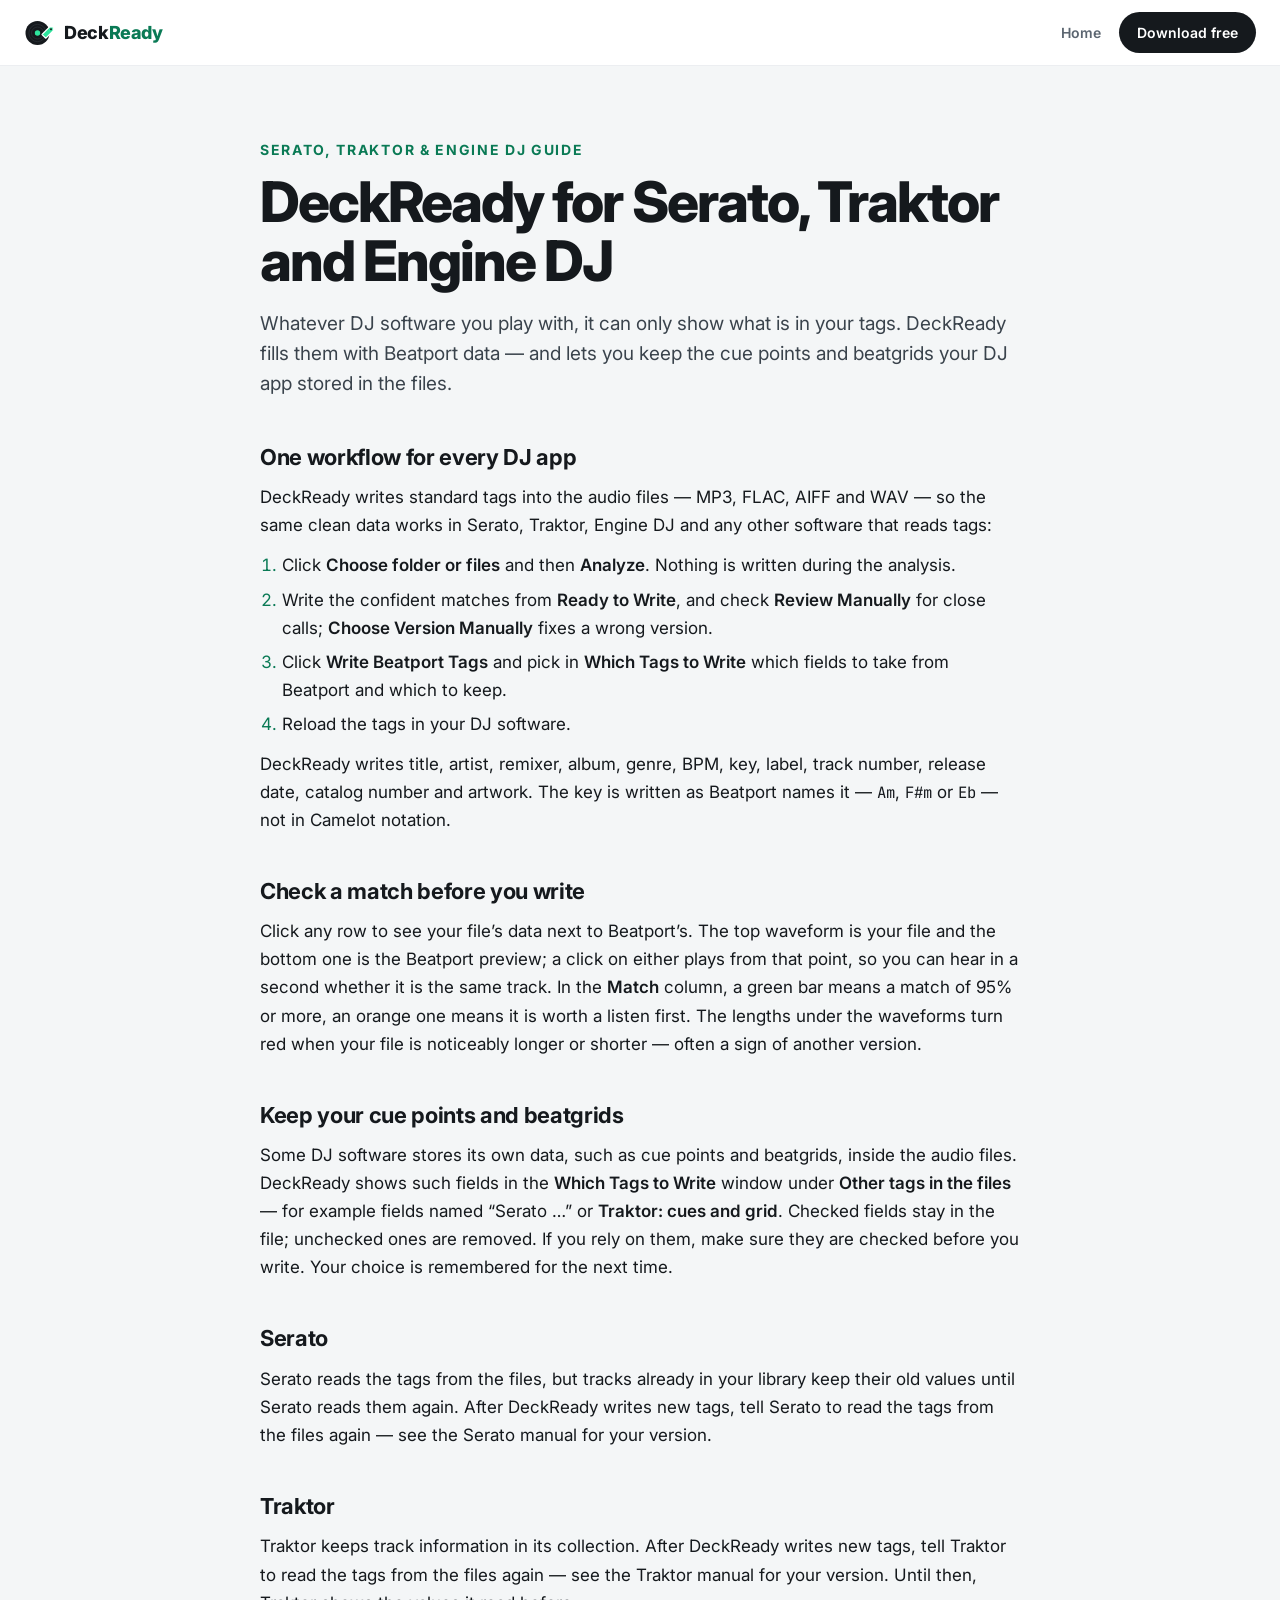
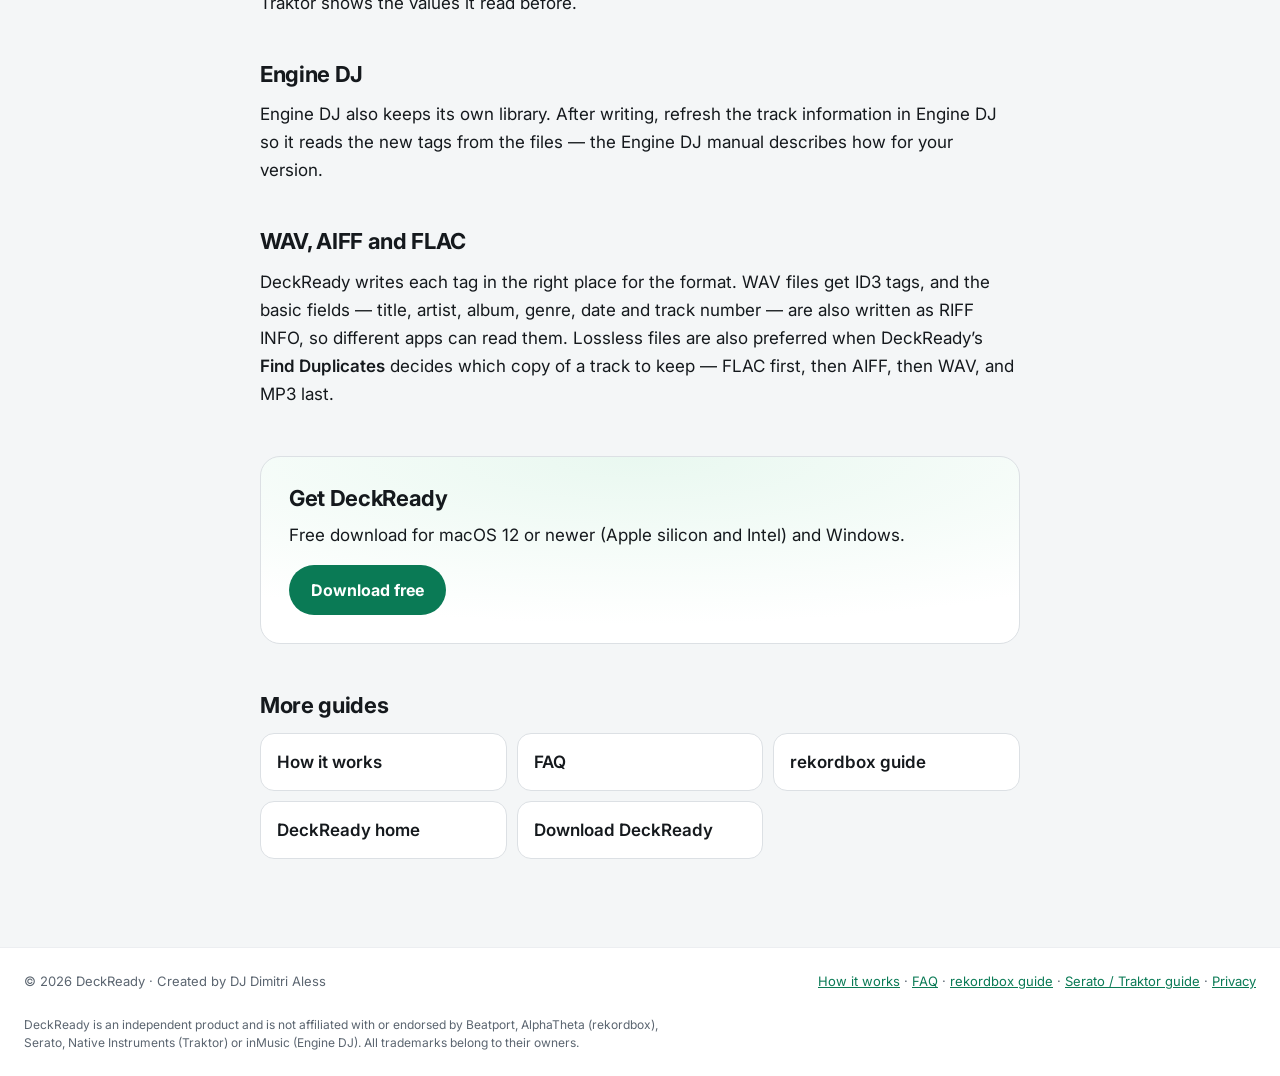
<file: serato-traktor/index.html>
<!DOCTYPE html>
<html lang="en">
<head>
<meta charset="UTF-8">
<meta name="viewport" content="width=device-width, initial-scale=1.0">
<title>DeckReady for Serato, Traktor &amp; Engine DJ Libraries</title>
<meta name="description" content="Clean Beatport tags for Serato, Traktor and Engine DJ: genre, BPM, key and artwork, while keeping the cue points and beatgrids stored in your files.">
<meta name="robots" content="index, follow">
<link rel="canonical" href="https://deckready.pitchclub.app/serato-traktor/">

<!-- Open Graph -->
<meta property="og:type" content="article">
<meta property="og:url" content="https://deckready.pitchclub.app/serato-traktor/">
<meta property="og:title" content="DeckReady for Serato, Traktor &amp; Engine DJ Libraries">
<meta property="og:description" content="Clean Beatport tags for Serato, Traktor and Engine DJ: genre, BPM, key and artwork, while keeping the cue points and beatgrids stored in your files.">
<meta property="og:site_name" content="DeckReady">
<meta property="og:image" content="https://deckready.pitchclub.app/assets/og-image.png?v=2">
<meta property="og:image:width" content="1200">
<meta property="og:image:height" content="630">
<meta property="og:image:type" content="image/png">
<meta property="og:image:alt" content="DeckReady — auto-tag your tracks with Beatport: artist, title, BPM, key, genre and artwork">

<!-- Twitter Card -->
<meta name="twitter:card" content="summary_large_image">
<meta name="twitter:title" content="DeckReady for Serato, Traktor &amp; Engine DJ Libraries">
<meta name="twitter:description" content="Clean Beatport tags for Serato, Traktor and Engine DJ: genre, BPM, key and artwork, while keeping the cue points and beatgrids stored in your files.">
<meta name="twitter:image" content="https://deckready.pitchclub.app/assets/og-image.png?v=2">

<!-- JSON-LD Structured Data -->
<script type="application/ld+json">
{
  "@context": "https://schema.org",
  "@type": "BreadcrumbList",
  "itemListElement": [
    {
      "@type": "ListItem",
      "position": 1,
      "name": "DeckReady",
      "item": "https://deckready.pitchclub.app/"
    },
    {
      "@type": "ListItem",
      "position": 2,
      "name": "Serato / Traktor guide",
      "item": "https://deckready.pitchclub.app/serato-traktor/"
    }
  ]
}
</script>
<link rel="icon" href="/favicon.svg" type="image/svg+xml">
<link rel="icon" href="/favicon.ico" sizes="16x16 32x32 48x48">
<link rel="apple-touch-icon" href="/apple-touch-icon.png">
<link rel="preconnect" href="https://fonts.googleapis.com">
<link rel="preconnect" href="https://fonts.gstatic.com" crossorigin>
<link rel="stylesheet" href="https://fonts.googleapis.com/css2?family=Inter:wght@400;500;600;700;800;900&amp;family=JetBrains+Mono:wght@400;500;600&amp;display=swap">
<link rel="stylesheet" href="/assets/site.css">
<style>
  /* guide pages — the light look of privacy/ (assets/site.css) */
  .wrap{max-width:1240px;margin:0 auto;padding:0 24px}
  .mono{font-family:"JetBrains Mono",ui-monospace,SFMono-Regular,Menlo,monospace}
  .site-head{position:sticky;top:0;z-index:20;background:rgba(255,255,255,.82);backdrop-filter:saturate(1.6) blur(14px);-webkit-backdrop-filter:saturate(1.6) blur(14px);border-bottom:1px solid #ECEEF1}
  .site-head .wrap{padding-top:12px;padding-bottom:12px;display:flex;align-items:center;justify-content:space-between;gap:16px}
  .brand{display:flex;align-items:center;gap:10px;text-decoration:none;color:#15191D}
  .brand:hover{color:#15191D}
  .brand span{font-weight:800;font-size:18px;letter-spacing:-.02em}
  .head-links{display:flex;align-items:center;gap:18px}
  .head-links .home{color:#5B6570;text-decoration:none;font-weight:600;font-size:14px}
  .head-links .home:hover{color:#15191D}
  .head-links .btn{background:#15191D;color:#FFFFFF;text-decoration:none;font-weight:600;font-size:14px;padding:10px 18px;border-radius:999px;white-space:nowrap}
  .guide{padding:72px 0 88px;background:#F4F6F7}
  .guide .wrap{max-width:760px}
  .guide .kicker{font-size:14px;font-weight:700;letter-spacing:.12em;text-transform:uppercase;color:#0A7A55;margin:0 0 12px}
  .guide h1{font-weight:800;font-size:clamp(34px,6vw,56px);line-height:1.05;letter-spacing:-.035em;margin:0}
  .guide .lead{font-size:19px;line-height:1.6;color:#3A434C;margin:18px 0 0}
  .guide h2{font-weight:700;font-size:22px;letter-spacing:-.015em;line-height:1.25;margin:44px 0 0}
  .guide p,.guide ul,.guide ol{margin:12px 0 0;font-size:17px;line-height:1.65;color:#15191D}
  .guide ul,.guide ol{padding-left:22px}
  .guide li{margin-top:6px}
  .guide li::marker{color:#0A7A55}
  .guide a{text-decoration:underline;text-underline-offset:3px;overflow-wrap:anywhere}
  .ui{font-weight:600;white-space:normal}
  .key{font-family:"JetBrains Mono",ui-monospace,SFMono-Regular,Menlo,monospace;font-size:.92em}
  .faq-item h2{font-size:20px;margin-top:36px}
  .cta{margin-top:48px;padding:28px;border-radius:20px;background:radial-gradient(120% 120% at 50% 0%,#E9F8F0 0%,#FFFFFF 75%);border:1px solid #DCE0E4}
  .cta h2{margin:0}
  .cta p{margin-top:8px}
  .cta .btn{display:inline-block;margin-top:16px;background:#0A7A55;color:#FFFFFF;text-decoration:none;font-weight:700;font-size:16px;padding:13px 22px;border-radius:999px}
  .more{margin-top:48px}
  .more h2{margin:0}
  .more ul{list-style:none;padding:0;margin:14px 0 0;display:grid;grid-template-columns:repeat(auto-fit,minmax(200px,1fr));gap:10px}
  .more li{margin:0}
  .more a{display:block;padding:14px 16px;border-radius:14px;background:#FFFFFF;border:1px solid #DCE0E4;color:#15191D;font-weight:600;text-decoration:none}
  .more a:hover{border-color:#0A7A55}
  .site-foot{border-top:1px solid #ECEEF1}
  .site-foot .row{max-width:1240px;margin:0 auto;padding:24px;display:flex;justify-content:space-between;gap:16px;flex-wrap:wrap;font-size:13px;color:#5B6570}
  .site-foot .disc{max-width:1240px;margin:0 auto;padding:0 24px 24px;font-size:12px;line-height:1.5;color:#5B6570}
  .site-foot .disc p{margin:0;max-width:640px}
  @media (max-width:540px){
    .wrap,.site-foot .row{padding-left:16px;padding-right:16px}
    .site-foot .disc{padding:0 16px 24px}
    .head-links{gap:12px}
    .head-links .btn{padding:9px 14px}
    .guide{padding:48px 0 64px}
    .guide p,.guide ul,.guide ol{font-size:16px}
    .guide .lead{font-size:17px}
    .cta{padding:22px 18px}
  }
  @media (max-width:360px){.head-links .home{display:none}}   /* logo still goes home */
</style>
</head>
<body>
<header class="site-head">
  <div class="wrap">
    <a class="brand" href="/" aria-label="DeckReady home">
      <svg width="30" height="30" viewBox="0 0 40 40" aria-hidden="true"><circle cx="18" cy="20" r="16" fill="#15191D"></circle><circle cx="18" cy="20" r="11.5" fill="none" stroke="#2C3238"></circle><circle cx="18" cy="20" r="8" fill="none" stroke="#2C3238"></circle><circle cx="18" cy="20" r="3.6" fill="#2EE59D"></circle><path d="M24 22l10-10h5v5l-10 10z" fill="#2EE59D" stroke="#FFFFFF" stroke-width="1.5" stroke-linejoin="round"></path><circle cx="36" cy="15" r="1.3" fill="#15191D"></circle></svg>
      <span>Deck<span style="color:#0A7A55">Ready</span></span>
    </a>
    <nav class="head-links">
      <a class="home" href="/">Home</a>
      <a class="btn" href="/#download">Download free</a>
    </nav>
  </div>
</header>

<main id="top" class="guide">
  <div class="wrap">
    <p class="kicker">Serato, Traktor &amp; Engine DJ guide</p>
    <h1>DeckReady for Serato, Traktor and Engine DJ</h1>
    <p class="lead">Whatever DJ software you play with, it can only show what is in your tags. DeckReady fills them with Beatport data — and lets you keep the cue points and beatgrids your DJ app stored in the files.</p>
    <h2>One workflow for every DJ app</h2>
    <p>DeckReady writes standard tags into the audio files — MP3, FLAC, AIFF and WAV — so the same clean data works in Serato, Traktor, Engine DJ and any other software that reads tags:</p>
    <ol>
      <li>Click <span class="ui">Choose folder or files</span> and then <span class="ui">Analyze</span>. Nothing is written during the analysis.</li>
      <li>Write the confident matches from <span class="ui">Ready to Write</span>, and check <span class="ui">Review Manually</span> for close calls; <span class="ui">Choose Version Manually</span> fixes a wrong version.</li>
      <li>Click <span class="ui">Write Beatport Tags</span> and pick in <span class="ui">Which Tags to Write</span> which fields to take from Beatport and which to keep.</li>
      <li>Reload the tags in your DJ software.</li>
    </ol>
    <p>DeckReady writes title, artist, remixer, album, genre, BPM, key, label, track number, release date, catalog number and artwork. The key is written as Beatport names it — <span class="key">Am</span>, <span class="key">F#m</span> or <span class="key">Eb</span> — not in Camelot notation.</p>

    <h2>Check a match before you write</h2>
    <p>Click any row to see your file’s data next to Beatport’s. The top waveform is your file and the bottom one is the Beatport preview; a click on either plays from that point, so you can hear in a second whether it is the same track. In the <span class="ui">Match</span> column, a green bar means a match of 95% or more, an orange one means it is worth a listen first. The lengths under the waveforms turn red when your file is noticeably longer or shorter — often a sign of another version.</p>

    <h2>Keep your cue points and beatgrids</h2>
    <p>Some DJ software stores its own data, such as cue points and beatgrids, inside the audio files. DeckReady shows such fields in the <span class="ui">Which Tags to Write</span> window under <span class="ui">Other tags in the files</span> — for example fields named “Serato …” or <span class="ui">Traktor: cues and grid</span>. Checked fields stay in the file; unchecked ones are removed. If you rely on them, make sure they are checked before you write. Your choice is remembered for the next time.</p>

    <h2>Serato</h2>
    <p>Serato reads the tags from the files, but tracks already in your library keep their old values until Serato reads them again. After DeckReady writes new tags, tell Serato to read the tags from the files again — see the Serato manual for your version.</p>

    <h2>Traktor</h2>
    <p>Traktor keeps track information in its collection. After DeckReady writes new tags, tell Traktor to read the tags from the files again — see the Traktor manual for your version. Until then, Traktor shows the values it read before.</p>

    <h2>Engine DJ</h2>
    <p>Engine DJ also keeps its own library. After writing, refresh the track information in Engine DJ so it reads the new tags from the files — the Engine DJ manual describes how for your version.</p>

    <h2>WAV, AIFF and FLAC</h2>
    <p>DeckReady writes each tag in the right place for the format. WAV files get ID3 tags, and the basic fields — title, artist, album, genre, date and track number — are also written as RIFF INFO, so different apps can read them. Lossless files are also preferred when DeckReady’s <span class="ui">Find Duplicates</span> decides which copy of a track to keep — FLAC first, then AIFF, then WAV, and MP3 last.</p>
    <section class="cta">
      <h2>Get DeckReady</h2>
      <p>Free download for macOS 12 or newer (Apple silicon and Intel) and Windows.</p>
      <a class="btn" href="/#download">Download free</a>
    </section>
    <nav class="more" aria-label="More guides">
      <h2>More guides</h2>
      <ul>
        <li><a href="/how-it-works/">How it works</a></li>
        <li><a href="/faq/">FAQ</a></li>
        <li><a href="/rekordbox/">rekordbox guide</a></li>
        <li><a href="/">DeckReady home</a></li>
        <li><a href="/#download">Download DeckReady</a></li>
      </ul>
    </nav>
  </div>
</main>

<footer class="site-foot">
  <div class="row"><span>© 2026 DeckReady · Created by DJ Dimitri Aless</span><span><a href="/how-it-works/">How it works</a> · <a href="/faq/">FAQ</a> · <a href="/rekordbox/">rekordbox guide</a> · <a href="/serato-traktor/">Serato / Traktor guide</a> · <a href="/privacy/">Privacy</a></span></div>
  <div class="disc"><p>DeckReady is an independent product and is not affiliated with or endorsed by Beatport, AlphaTheta (rekordbox), Serato, Native Instruments (Traktor) or inMusic (Engine DJ). All trademarks belong to their owners.</p></div>
</footer>
</body>
</html>
</file>
<file: assets/site.css>
/* DeckReady site — scroll story (2026-10-27). Ported 1:1 from the approved mockup
   site_mockup_story.dc.html; additions are marked "port:". No build step. */

body{margin:0;background:#FFFFFF;font-family:Inter,system-ui,sans-serif;color:#15191D;font-size:16px;line-height:1.5;overflow-x:clip}
a{color:#0A7A55}a:hover{color:#065C40}
html{scroll-behavior:smooth}                               /* port: #download / #story links */
:focus-visible{outline:2px solid #0A7A55;outline-offset:3px;border-radius:6px}   /* port: keyboard */

@keyframes spin{to{transform:rotate(360deg)}}
@keyframes spinRev{to{transform:rotate(-360deg)}}
@keyframes floatY{0%,100%{transform:translateY(0)}50%{transform:translateY(-14px)}}
@keyframes fadeUp{from{opacity:0;transform:translateY(16px)}to{opacity:1;transform:none}}
@keyframes popIn{0%{opacity:0;transform:scale(.6)}70%{opacity:1;transform:scale(1.08)}100%{opacity:1;transform:scale(1)}}
@keyframes sceneIn{from{opacity:0;transform:translateY(18px) scale(.98)}to{opacity:1;transform:none}}
@keyframes rowIn8{from{opacity:0;transform:translateY(-8px)}to{opacity:1;transform:none}}
@keyframes recMove{from{offset-distance:0%}to{offset-distance:100%}}
@keyframes recLook{0%{opacity:0;transform:scale(.6)}15%{opacity:1;transform:scale(1)}85%{opacity:1;transform:scale(1)}100%{opacity:0;transform:scale(.6)}}
@keyframes bumpA{from{transform:scale(1.15)}to{transform:scale(1)}}
@keyframes bumpB{from{transform:scale(1.15)}to{transform:scale(1)}}
@keyframes noteA{0%{opacity:1;transform:translateY(0) scale(.8)}50%{opacity:.75}100%{opacity:0;transform:translateY(-10px) scale(1)}}
@keyframes noteB{0%{opacity:1;transform:translateY(0) scale(.8)}50%{opacity:.75}100%{opacity:0;transform:translateY(-10px) scale(1)}}
@keyframes badgeLife{0%,76%{opacity:1}100%{opacity:0}}
@keyframes collapseRow{0%,40%{background:#C6EED9;height:34px;opacity:1}100%{background:#C6EED9;height:0;opacity:0}}
@keyframes playhead{from{width:0%}to{width:100%}}
@keyframes toTrash{0%{opacity:1;transform:none}100%{opacity:0;transform:translate(150px,170px) scale(.15)}}
@keyframes trashBounce{0%,100%{transform:none}35%{transform:translateY(-6px) rotate(-14deg)}70%{transform:rotate(8deg)}}
@keyframes chipFly{0%{opacity:0;transform:translate(var(--fx),var(--fy)) scale(.5)}25%{opacity:1}100%{opacity:1;transform:none}}
@keyframes glowPulse{0%,100%{box-shadow:0 0 0 0 rgba(46,229,157,0)}50%{box-shadow:0 0 0 8px rgba(46,229,157,.18)}}
@keyframes barFill{from{width:0}}
@keyframes orbit{to{transform:rotate(360deg)}}
@keyframes counterOrbit{to{transform:rotate(-360deg)}}
@keyframes dash{to{stroke-dashoffset:0}}
@keyframes shimmer{from{background-position:200% 0}to{background-position:-200% 0}}
@keyframes eq{0%,100%{transform:scaleY(.3)}50%{transform:scaleY(1)}}
.spin{animation:spin 6s linear infinite}
.spin-slow{animation:spin 18s linear infinite}
.spin-fast{animation:spin .9s linear infinite;transform-origin:50% 50%}
.float{animation:floatY 6s ease-in-out infinite}
.fade-up{animation:fadeUp .6s cubic-bezier(.2,.8,.2,1) both}
.pop{animation:popIn .5s cubic-bezier(.2,.8,.2,1) both}
.scene-in{animation:sceneIn .55s cubic-bezier(.2,.8,.2,1) both}
.rowin{animation:rowIn8 .25s cubic-bezier(.2,.8,.2,1) both}
.rec-move{position:absolute;left:0;top:0;offset-rotate:0deg;offset-anchor:50% 50%;animation:recMove .75s cubic-bezier(.37,0,.63,1) both;pointer-events:none;z-index:6}
.rec-look{display:block;animation:recLook .75s linear both}
.rec-turn{display:block;animation:spin 1s linear infinite}
.bA{animation:bumpA .25s cubic-bezier(.2,.8,.2,1)}.bB{animation:bumpB .25s cubic-bezier(.2,.8,.2,1)}
.nA{animation:noteA .4s cubic-bezier(.2,.8,.2,1) both}.nB{animation:noteB .4s cubic-bezier(.2,.8,.2,1) both}
.badge-life{animation:badgeLife 1.3s linear both}
.collapse{animation:collapseRow .3s ease-in-out both}
@keyframes collapse30{0%,40%{height:30px;opacity:1}100%{height:0;opacity:0}}
.collapse30{animation:collapse30 .3s ease-in-out both}
@keyframes groupOut{from{opacity:1;max-height:200px}to{opacity:0;max-height:0}}
.collapse-group{animation:groupOut .3s ease-in-out both}
.to-trash{animation:toTrash .8s cubic-bezier(.5,0,.75,0) both}
.trash-bounce{animation:trashBounce .6s ease}
.chip-fly{animation:chipFly .8s cubic-bezier(.2,.8,.2,1) both}
.glow{animation:glowPulse 1.6s ease-in-out infinite}
.bar-fill{animation:barFill .9s cubic-bezier(.2,.8,.2,1) both}
.eqbar{transform-origin:bottom;animation:eq 1.1s ease-in-out infinite}
.btn{transition:transform .25s cubic-bezier(.2,.8,.2,1),box-shadow .25s ease}
.btn:hover{transform:translateY(-3px);box-shadow:0 14px 30px rgba(10,122,85,.22)}
.chap{will-change:transform,opacity}
/* chapter buttons: the mockup's inline styles as classes (.on = active chapter) */
.navdot{font:inherit;font-size:12px;font-weight:600;cursor:pointer;padding:6px 11px;border-radius:999px;background:#FFFFFF;color:#5B6570;border:1px solid #DCE0E4;transition:all .35s cubic-bezier(.2,.8,.2,1)}
.navdot.on{background:#15191D;color:#FFFFFF;border-color:#15191D}
.navdot:not(.on):hover{color:#15191D}       /* port: the mockup's hover also hit the active (dark) button → dark text on dark */
.dl-card{transition:transform .3s cubic-bezier(.2,.8,.2,1),box-shadow .3s ease}
.dl-card:hover{transform:translateY(-6px);box-shadow:0 22px 44px rgba(10,122,85,.18)}
.dl-icon{transition:transform .3s ease}
.dl-card:hover .dl-icon{transform:rotate(-8deg) scale(1.1)}
@keyframes arrowDrop{0%,100%{transform:none}50%{transform:translateY(4px)}}
.dl-card:hover .dl-arrow{animation:arrowDrop .7s ease infinite}
.tile{transition:transform .3s cubic-bezier(.2,.8,.2,1),box-shadow .3s ease}
.tile:hover{transform:translateY(-4px) rotate(-1deg);box-shadow:0 18px 36px rgba(21,25,29,.10)}
.stage{zoom:1.28}
@media (max-width:1380px){.stage{zoom:1.12}}
@media (max-width:1180px){.stage{zoom:.95}}
@media (max-width:1020px){.stage{zoom:.82}}
@media (max-width:900px){
.story{grid-template-columns:minmax(0,1fr)!important}
.sticky-col{order:-1;top:64px!important;z-index:5;background:#F4F6F7;padding:6px 0 10px}   /* port: background — chapter text no longer shows through beside the stage */
.stage{zoom:.62}
.chap-wrap{min-height:60vh!important}       /* port: the mockup put this on .chap (inner box) — it meant the chapter */
.h1{font-size:48px!important}
.three-col{grid-template-columns:minmax(0,1fr)!important}
.side-nav{display:none!important}
.story-h2{font-size:48px!important}          /* port: 72 / 52 / 56 px headings are wider than a phone */
.chap h3{font-size:38px!important}
.dl-h2{font-size:42px!important}
}
@media (max-width:540px){.stage{zoom:.5}.h1{font-size:38px!important}
.story-wrap{padding-left:16px!important;padding-right:16px!important}   /* port: 640 × .5 + 2 × 16 fits 375 px */
.story-h2{font-size:36px!important}.chap h3{font-size:30px!important}.chap p{font-size:17px!important}
.dl-h2{font-size:34px!important}.dl-box{padding:48px 18px!important}
#download{padding:72px 16px!important}
}
@media (max-width:400px){.stage{zoom:.44}}   /* port: 320–400 px phones */
@media (prefers-reduced-motion:reduce){*{animation:none!important;transition:none!important}html{scroll-behavior:auto}}
</file>
